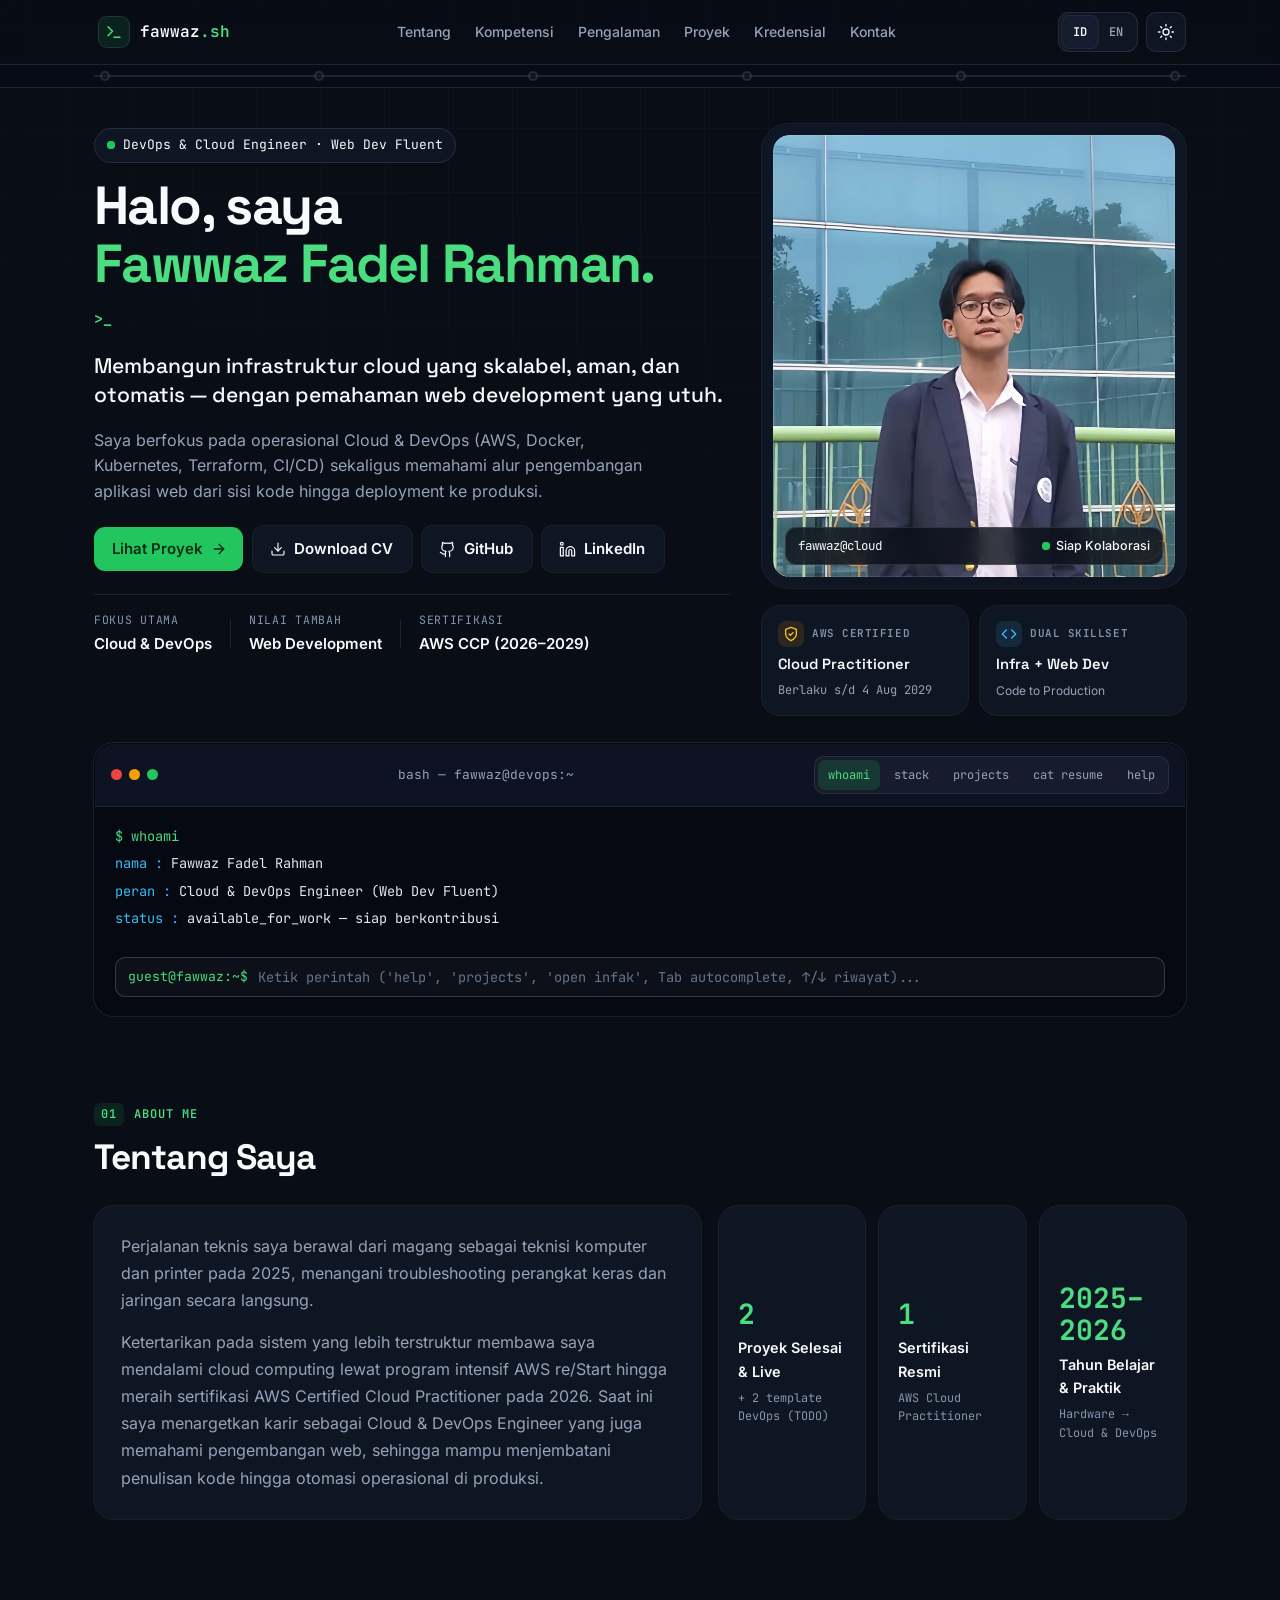
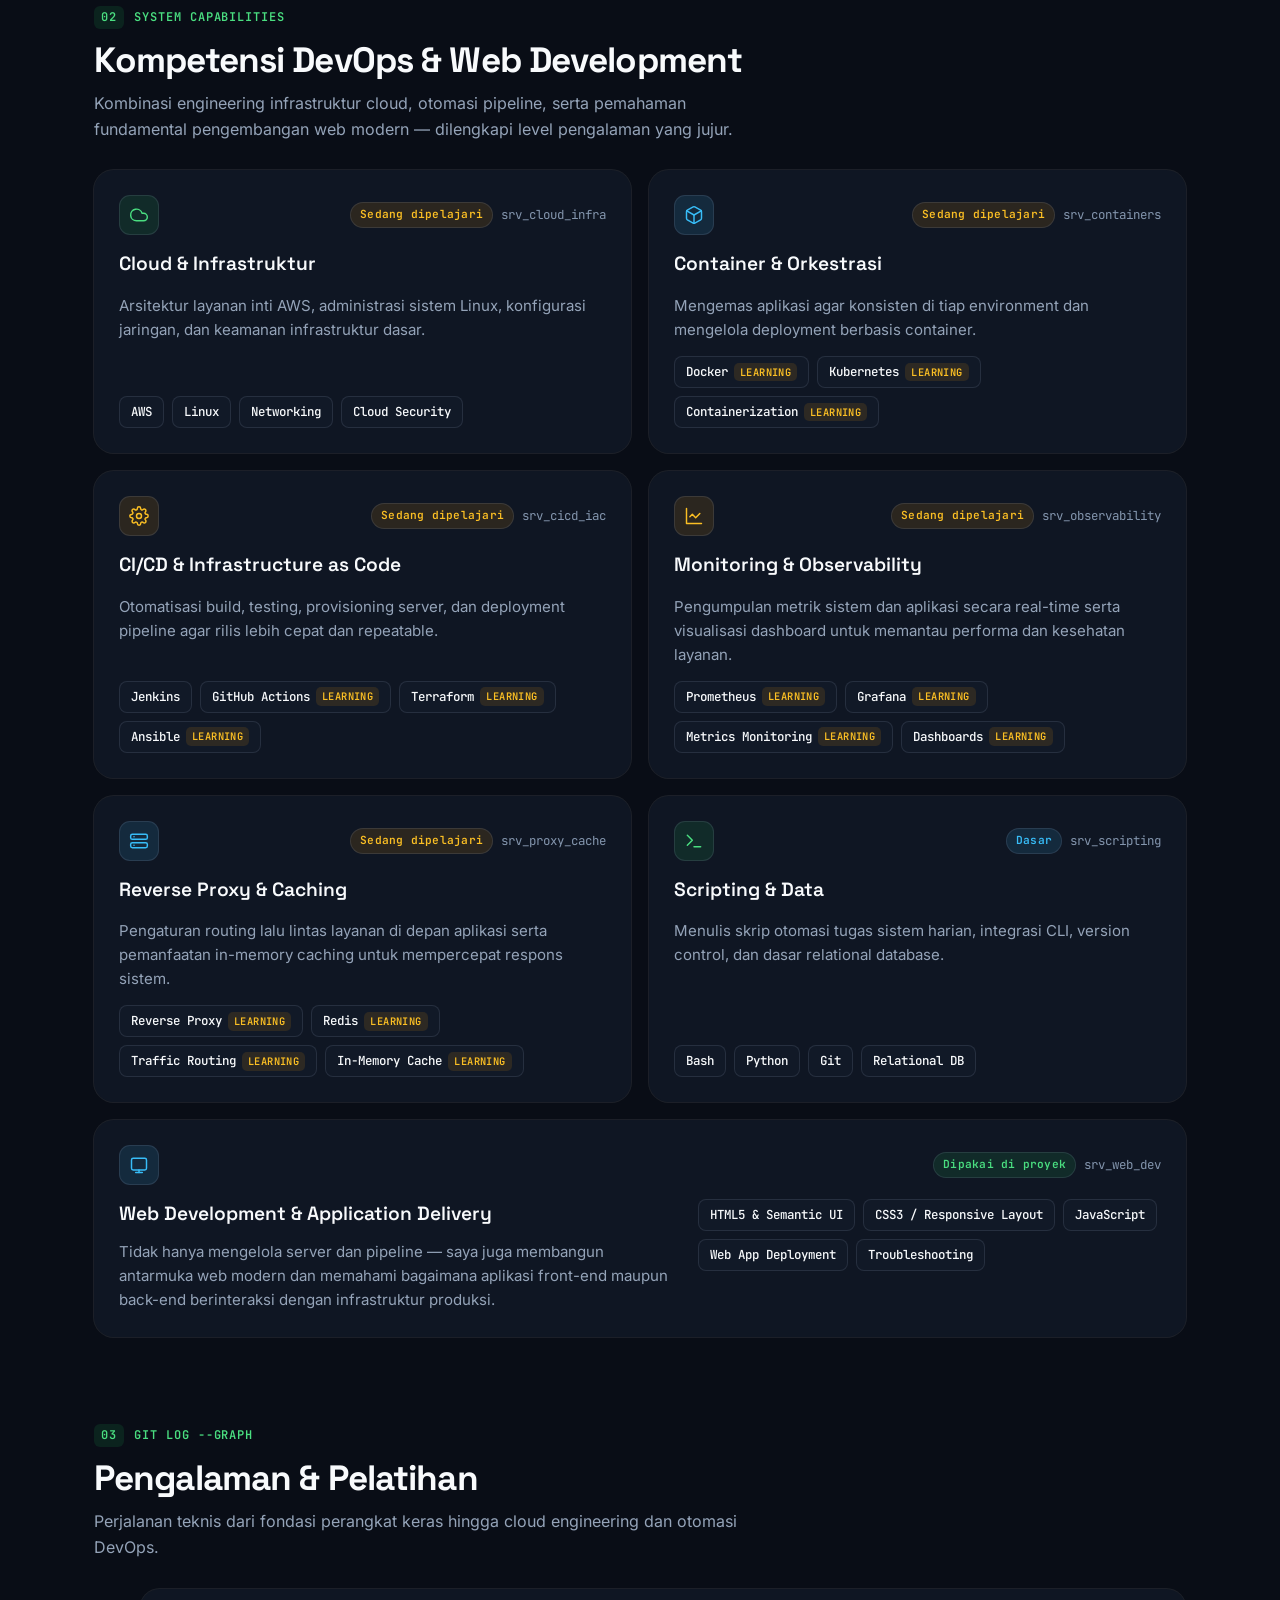
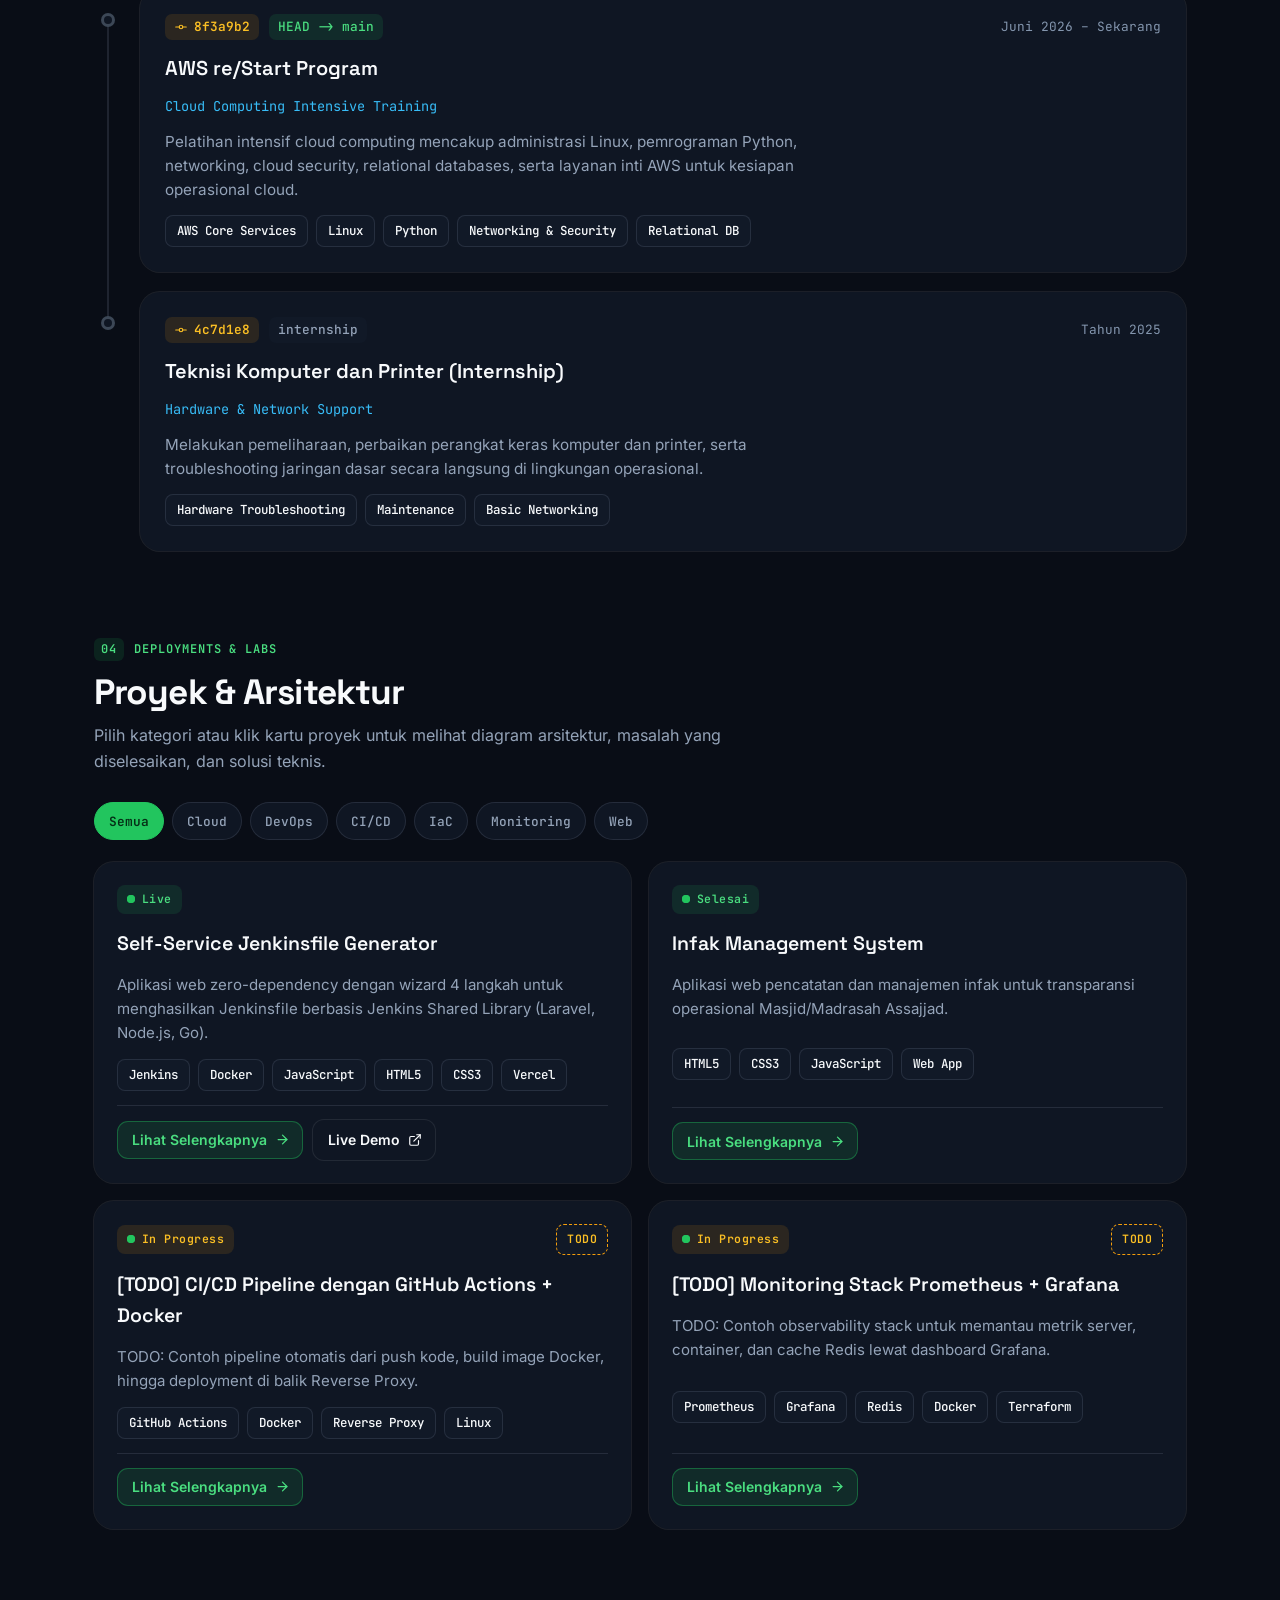
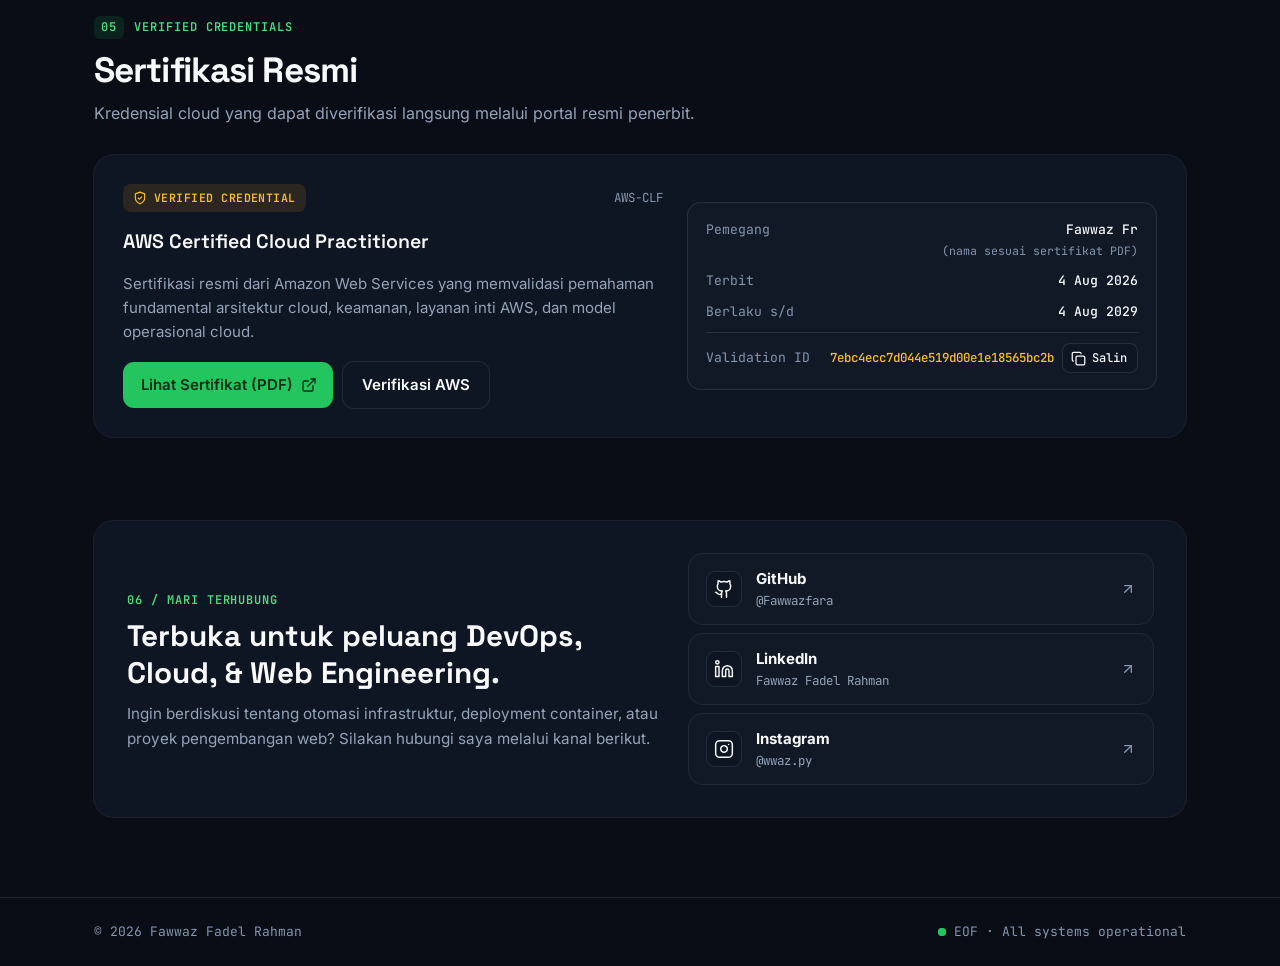
<file: fawwaz/index.html>
<!DOCTYPE html>
<html lang="id" data-theme="dark">
<head>
    <meta charset="UTF-8">
    <meta name="viewport" content="width=device-width, initial-scale=1.0">
    <title>Fawwaz Fadel Rahman — Cloud &amp; DevOps Engineer</title>
    <meta name="description" content="Portofolio Fawwaz Fadel Rahman — Cloud & DevOps Engineer dengan pemahaman web development. AWS Certified Cloud Practitioner.">
    <meta name="theme-color" content="#090D16">

    <!-- Open Graph -->
    <meta property="og:type" content="website">
    <meta property="og:title" content="Fawwaz Fadel Rahman — Cloud & DevOps Engineer">
    <meta property="og:description" content="Cloud & DevOps Engineer dengan pemahaman web development. AWS Certified Cloud Practitioner.">
    <meta property="og:image" content="images/og-image.png">
    <meta property="og:image:width" content="1200">
    <meta property="og:image:height" content="630">
    <meta property="og:locale" content="id_ID">

    <!-- Twitter Card -->
    <meta name="twitter:card" content="summary_large_image">
    <meta name="twitter:title" content="Fawwaz Fadel Rahman — Cloud & DevOps Engineer">
    <meta name="twitter:description" content="Cloud & DevOps Engineer dengan pemahaman web development. AWS Certified Cloud Practitioner.">
    <meta name="twitter:image" content="images/og-image.png">

    <!-- Favicon -->
    <link rel="icon" type="image/svg+xml" href="data:image/svg+xml,%3Csvg xmlns='http://www.w3.org/2000/svg' viewBox='0 0 32 32'%3E%3Crect width='32' height='32' rx='8' fill='%23090D16'/%3E%3Cpath d='M9 11l6 5-6 5M17 21h6' stroke='%2322C55E' stroke-width='2.5' stroke-linecap='round' stroke-linejoin='round' fill='none'/%3E%3C/svg%3E">

    <!-- Preload self-hosted fonts -->
    <link rel="preload" as="font" type="font/woff2" crossorigin href="fonts/space-grotesk-latin.woff2">
    <link rel="preload" as="font" type="font/woff2" crossorigin href="fonts/inter-latin.woff2">
    <link rel="preload" as="font" type="font/woff2" crossorigin href="fonts/jetbrains-mono-latin.woff2">

    <!-- Prevent theme flash on initial load -->
    <script>
        (function () {
            try {
                var saved = localStorage.getItem('fawwaz-theme');
                var theme = saved === 'light' || saved === 'dark' ? saved : 'dark';
                document.documentElement.setAttribute('data-theme', theme);
            } catch (e) {}
        })();
    </script>

    <!-- Structured Data (JSON-LD Person) -->
    <script type="application/ld+json">
    {
        "@context": "https://schema.org",
        "@type": "Person",
        "name": "Fawwaz Fadel Rahman",
        "alternateName": "Fawwaz Fr",
        "jobTitle": "Cloud & DevOps Engineer",
        "description": "Cloud & DevOps Engineer with web development capabilities. AWS Certified Cloud Practitioner.",
        "image": "images/fawwaz-800.webp",
        "sameAs": [
            "https://github.com/Fawwazfara",
            "https://www.linkedin.com/in/fawwaz-fadel-rahman-430360310/",
            "https://www.instagram.com/wwaz.py"
        ],
        "hasCredential": {
            "@type": "EducationalOccupationalCredential",
            "name": "AWS Certified Cloud Practitioner",
            "credentialCategory": "certification",
            "recognizedBy": {
                "@type": "Organization",
                "name": "Amazon Web Services (AWS)"
            }
        }
    }
    </script>

    <link rel="stylesheet" href="styles.css">
</head>
<body>
    <a href="#main-content" class="skip-link" data-i18n="skip">Lewati ke konten utama</a>

    <!-- TOP NAVIGATION -->
    <header class="navbar">
        <div class="nav-container">
            <a href="#hero" class="brand" aria-label="Fawwaz Fadel Rahman Home">
                <span class="brand-mark" aria-hidden="true">
                    <svg width="18" height="18" viewBox="0 0 24 24" fill="none" stroke="currentColor" stroke-width="2" stroke-linecap="round" stroke-linejoin="round">
                        <polyline points="4 17 10 11 4 5"></polyline>
                        <line x1="12" y1="19" x2="20" y2="19"></line>
                    </svg>
                </span>
                <span class="brand-text mono">fawwaz<span class="brand-accent">.sh</span></span>
            </a>

            <nav class="nav-links" aria-label="Navigasi utama">
                <a href="#about" class="nav-link" data-i18n="nav.about">Tentang</a>
                <a href="#stack" class="nav-link" data-i18n="nav.stack">Kompetensi</a>
                <a href="#experience" class="nav-link" data-i18n="nav.experience">Pengalaman</a>
                <a href="#projects" class="nav-link" data-i18n="nav.projects">Proyek</a>
                <a href="#credentials" class="nav-link" data-i18n="nav.credentials">Kredensial</a>
                <a href="#contact" class="nav-link" data-i18n="nav.contact">Kontak</a>
            </nav>

            <div class="nav-actions">
                <div class="lang-switch" role="group" aria-label="Pilih bahasa">
                    <button type="button" class="lang-btn active" data-lang="id" aria-pressed="true">ID</button>
                    <button type="button" class="lang-btn" data-lang="en" aria-pressed="false">EN</button>
                </div>

                <button type="button" class="icon-btn" id="theme-toggle" aria-label="Ubah tema tampilan" title="Toggle theme">
                    <span class="icon-swap-grid" aria-hidden="true">
                        <svg class="icon-swap-layer icon-sun" width="18" height="18" viewBox="0 0 24 24" fill="none" stroke="currentColor" stroke-width="1.75" stroke-linecap="round" stroke-linejoin="round">
                            <circle cx="12" cy="12" r="4"></circle>
                            <path d="M12 2v2M12 20v2M4.93 4.93l1.41 1.41M17.66 17.66l1.41 1.41M2 12h2M20 12h2M6.34 17.66l-1.41 1.41M19.07 4.93l-1.41 1.41"></path>
                        </svg>
                        <svg class="icon-swap-layer icon-moon" width="18" height="18" viewBox="0 0 24 24" fill="none" stroke="currentColor" stroke-width="1.75" stroke-linecap="round" stroke-linejoin="round">
                            <path d="M12 3a6 6 0 0 0 9 9 9 9 0 1 1-9-9Z"></path>
                        </svg>
                    </span>
                </button>

                <button type="button" class="icon-btn mobile-menu-btn" id="mobile-menu-toggle" aria-label="Buka menu navigasi" aria-expanded="false" aria-controls="mobile-drawer">
                    <svg width="20" height="20" viewBox="0 0 24 24" fill="none" stroke="currentColor" stroke-width="2" stroke-linecap="round" stroke-linejoin="round" aria-hidden="true">
                        <line x1="4" y1="7" x2="20" y2="7"></line>
                        <line x1="4" y1="12" x2="20" y2="12"></line>
                        <line x1="4" y1="17" x2="20" y2="17"></line>
                    </svg>
                </button>
            </div>
        </div>
        <div class="nav-pipeline" id="nav-pipeline" role="navigation" aria-label="Progress bagian halaman">
            <div class="nav-pipeline-inner">
                <div class="nav-pipeline-track" aria-hidden="true">
                    <div class="nav-pipeline-fill" id="scroll-progress"></div>
                </div>
                <div class="nav-pipeline-nodes">
                    <button type="button" class="pipeline-node is-upcoming" data-target="about" data-i18n-aria="pipelineNav.aboutAria" aria-label="Lompat ke bagian Tentang">
                        <span class="pipeline-node-dot" aria-hidden="true"></span>
                        <span class="pipeline-node-tooltip mono" data-i18n="nav.about">Tentang</span>
                    </button>
                    <button type="button" class="pipeline-node is-upcoming" data-target="stack" data-i18n-aria="pipelineNav.stackAria" aria-label="Lompat ke bagian Kompetensi">
                        <span class="pipeline-node-dot" aria-hidden="true"></span>
                        <span class="pipeline-node-tooltip mono" data-i18n="nav.stack">Kompetensi</span>
                    </button>
                    <button type="button" class="pipeline-node is-upcoming" data-target="experience" data-i18n-aria="pipelineNav.experienceAria" aria-label="Lompat ke bagian Pengalaman">
                        <span class="pipeline-node-dot" aria-hidden="true"></span>
                        <span class="pipeline-node-tooltip mono" data-i18n="nav.experience">Pengalaman</span>
                    </button>
                    <button type="button" class="pipeline-node is-upcoming" data-target="projects" data-i18n-aria="pipelineNav.projectsAria" aria-label="Lompat ke bagian Proyek">
                        <span class="pipeline-node-dot" aria-hidden="true"></span>
                        <span class="pipeline-node-tooltip mono" data-i18n="nav.projects">Proyek</span>
                    </button>
                    <button type="button" class="pipeline-node is-upcoming" data-target="credentials" data-i18n-aria="pipelineNav.credentialsAria" aria-label="Lompat ke bagian Kredensial">
                        <span class="pipeline-node-dot" aria-hidden="true"></span>
                        <span class="pipeline-node-tooltip mono" data-i18n="nav.credentials">Kredensial</span>
                    </button>
                    <button type="button" class="pipeline-node is-upcoming" data-target="contact" data-i18n-aria="pipelineNav.contactAria" aria-label="Lompat ke bagian Kontak">
                        <span class="pipeline-node-dot" aria-hidden="true"></span>
                        <span class="pipeline-node-tooltip mono" data-i18n="nav.contact">Kontak</span>
                    </button>
                </div>
            </div>
        </div>
    </header>

    <!-- MOBILE NAVIGATION DRAWER -->
    <div class="drawer-backdrop" id="drawer-backdrop" hidden></div>
    <aside class="mobile-drawer" id="mobile-drawer" aria-label="Menu mobile" aria-hidden="true">
        <div class="drawer-header">
            <span class="mono brand-text">fawwaz<span class="brand-accent">.sh</span></span>
            <button type="button" class="icon-btn" id="mobile-menu-close" aria-label="Tutup menu">
                <svg width="20" height="20" viewBox="0 0 24 24" fill="none" stroke="currentColor" stroke-width="2" stroke-linecap="round" stroke-linejoin="round" aria-hidden="true">
                    <line x1="18" y1="6" x2="6" y2="18"></line>
                    <line x1="6" y1="6" x2="18" y2="18"></line>
                </svg>
            </button>
        </div>
        <nav class="drawer-nav">
            <a href="#about" class="drawer-link" data-i18n="nav.about">Tentang</a>
            <a href="#stack" class="drawer-link" data-i18n="nav.stack">Kompetensi</a>
            <a href="#experience" class="drawer-link" data-i18n="nav.experience">Pengalaman</a>
            <a href="#projects" class="drawer-link" data-i18n="nav.projects">Proyek</a>
            <a href="#credentials" class="drawer-link" data-i18n="nav.credentials">Kredensial</a>
            <a href="#contact" class="drawer-link" data-i18n="nav.contact">Kontak</a>
        </nav>
        <div class="drawer-footer">
            <div class="status-pill">
                <span class="status-dot" aria-hidden="true"></span>
                <span class="mono" data-i18n="status.available">Available for work</span>
            </div>
        </div>
    </aside>

    <main id="main-content" class="container">

        <!-- HERO BENTO SECTION -->
        <section id="hero" class="hero-section">
            <div class="hero-grid">
                <!-- Grid Area: Top Intro (Badge + Title + Role Rotator) -->
                <div class="hero-intro stagger-item">
                    <div class="status-pill">
                        <span class="status-dot" aria-hidden="true"></span>
                        <span class="mono" data-i18n="hero.badge">DevOps &amp; Cloud Engineer · Web Dev Fluent</span>
                    </div>

                    <h1 class="hero-title">
                        <span data-i18n="hero.greeting">Halo, saya</span>
                        <span class="hero-name">Fawwaz Fadel Rahman.</span>
                    </h1>

                    <p class="hero-role-rotator mono">
                        <span class="rotator-prefix" aria-hidden="true">&gt;_</span>
                        <span id="role-rotator" class="rotator-value" aria-live="polite">Cloud Engineer</span>
                    </p>
                </div>

                <!-- Grid Area: Portrait Card (Left beside title on mobile, Right column on desktop) -->
                <figure class="surface-card portrait-card stagger-item">
                    <div class="portrait-frame">
                        <picture>
                            <source
                                type="image/webp"
                                srcset="images/fawwaz-400.webp 400w, images/fawwaz-800.webp 800w"
                                sizes="(max-width: 768px) 84px, 420px"
                            >
                            <img
                                src="images/fawwaz.jpg"
                                alt="Foto Fawwaz Fadel Rahman, Cloud dan DevOps Engineer"
                                class="portrait-img"
                                width="800"
                                height="926"
                                fetchpriority="high"
                                decoding="async"
                            >
                        </picture>
                        <figcaption class="portrait-caption">
                            <span class="mono caption-tag">fawwaz@cloud</span>
                            <span class="caption-badge">
                                <span class="status-dot" aria-hidden="true"></span>
                                <span data-i18n="portrait.status">Siap Kolaborasi</span>
                            </span>
                        </figcaption>
                    </div>
                </figure>

                <!-- Grid Area: Body Copy, Actions & Metrics -->
                <div class="hero-body">
                    <p class="hero-subtitle stagger-item" data-i18n="hero.headline">
                        Membangun infrastruktur cloud yang skalabel, aman, dan otomatis — dengan pemahaman web development yang utuh.
                    </p>

                    <p class="hero-desc stagger-item" data-i18n="hero.desc">
                        Saya berfokus pada operasional Cloud &amp; DevOps (AWS, Docker, Kubernetes, Terraform, CI/CD) sekaligus memahami alur pengembangan aplikasi web dari sisi kode hingga deployment ke produksi.
                    </p>

                    <div class="hero-actions stagger-item">
                        <a href="#projects" class="btn btn-primary btn-trailing-icon">
                            <span data-i18n="hero.ctaPrimary">Lihat Proyek</span>
                            <svg width="16" height="16" viewBox="0 0 24 24" fill="none" stroke="currentColor" stroke-width="2" stroke-linecap="round" stroke-linejoin="round" aria-hidden="true">
                                <line x1="5" y1="12" x2="19" y2="12"></line>
                                <polyline points="12 5 19 12 12 19"></polyline>
                            </svg>
                        </a>

                        <!-- TODO: Taruh file cv.pdf di folder root portofolio agar tombol Download CV mengunduh CV asli Anda -->
                        <a href="cv.pdf" download class="btn btn-secondary btn-leading-icon" id="download-cv-btn">
                            <svg width="16" height="16" viewBox="0 0 24 24" fill="none" stroke="currentColor" stroke-width="1.75" stroke-linecap="round" stroke-linejoin="round" aria-hidden="true">
                                <path d="M21 15v4a2 2 0 0 1-2 2H5a2 2 0 0 1-2-2v-4"></path>
                                <polyline points="7 10 12 15 17 10"></polyline>
                                <line x1="12" y1="15" x2="12" y2="3"></line>
                            </svg>
                            <span data-i18n="hero.downloadCv">Download CV</span>
                        </a>

                        <div class="hero-social-group">
                            <a href="https://github.com/Fawwazfara" target="_blank" rel="noopener noreferrer" class="btn btn-secondary btn-leading-icon btn-social-compact" aria-label="GitHub Fawwazfara">
                                <svg width="17" height="17" viewBox="0 0 24 24" fill="none" stroke="currentColor" stroke-width="1.75" stroke-linecap="round" stroke-linejoin="round" aria-hidden="true">
                                    <path d="M15 22v-4a4.8 4.8 0 0 0-1-3.5c3 0 6-2 6-5.5.08-1.25-.27-2.48-1-3.5.28-1.15.28-2.35 0-3.5 0 0-1 0-3 1.5-2.64-.5-5.36-.5-8 0C6 2 5 2 5 2c-.3 1.15-.3 2.35 0 3.5A5.403 5.403 0 0 0 4 9c0 3.5 3 5.5 6 5.5-.39.49-.68 1.05-.85 1.65-.17.6-.22 1.23-.15 1.85v4"></path>
                                    <path d="M9 18c-4.51 2-5-2-7-2"></path>
                                </svg>
                                <span class="btn-social-label">GitHub</span>
                            </a>
                            <a href="https://www.linkedin.com/in/fawwaz-fadel-rahman-430360310/" target="_blank" rel="noopener noreferrer" class="btn btn-secondary btn-leading-icon btn-social-compact" aria-label="LinkedIn Fawwaz Fadel Rahman">
                                <svg width="17" height="17" viewBox="0 0 24 24" fill="none" stroke="currentColor" stroke-width="1.75" stroke-linecap="round" stroke-linejoin="round" aria-hidden="true">
                                    <path d="M16 8a6 6 0 0 1 6 6v7h-4v-7a2 2 0 0 0-2-2 2 2 0 0 0-2 2v7h-4v-7a6 6 0 0 1 6-6z"></path>
                                    <rect width="4" height="12" x="2" y="9"></rect>
                                    <circle cx="4" cy="4" r="2"></circle>
                                </svg>
                                <span class="btn-social-label">LinkedIn</span>
                            </a>
                        </div>
                    </div>

                    <!-- Quick Metrics Strip -->
                    <div class="hero-metrics stagger-item">
                        <div class="metric-item">
                            <span class="metric-label mono" data-i18n="metric.focusLabel">Fokus Utama</span>
                            <span class="metric-value" data-i18n="metric.focusVal">Cloud &amp; DevOps</span>
                        </div>
                        <div class="metric-divider" aria-hidden="true"></div>
                        <div class="metric-item">
                            <span class="metric-label mono" data-i18n="metric.bridgeLabel">Nilai Tambah</span>
                            <span class="metric-value" data-i18n="metric.bridgeVal">Web Development</span>
                        </div>
                        <div class="metric-divider" aria-hidden="true"></div>
                        <div class="metric-item">
                            <span class="metric-label mono" data-i18n="metric.certLabel">Sertifikasi</span>
                            <span class="metric-value">AWS CCP (2026–2029)</span>
                        </div>
                    </div>
                </div>

                <!-- Grid Area: Two Mini Bento Cards -->
                <div class="hero-mini-grid stagger-item">
                    <a href="#credentials" class="surface-card mini-card mini-card-interactive">
                        <div class="mini-card-top">
                            <span class="mini-icon mini-icon-amber" aria-hidden="true">
                                <svg width="16" height="16" viewBox="0 0 24 24" fill="none" stroke="currentColor" stroke-width="2" stroke-linecap="round" stroke-linejoin="round">
                                    <path d="M12 22s8-4 8-10V5l-8-3-8 3v7c0 6 8 10 8 10z"></path>
                                    <path d="m9 12 2 2 4-4"></path>
                                </svg>
                            </span>
                            <span class="mono mini-kicker">AWS CERTIFIED</span>
                        </div>
                        <p class="mini-title">Cloud Practitioner</p>
                        <p class="mini-sub mono" data-i18n="mini.certSub">Berlaku s/d 4 Aug 2029</p>
                    </a>

                    <a href="#stack" class="surface-card mini-card mini-card-interactive">
                        <div class="mini-card-top">
                            <span class="mini-icon mini-icon-cyan" aria-hidden="true">
                                <svg width="16" height="16" viewBox="0 0 24 24" fill="none" stroke="currentColor" stroke-width="2" stroke-linecap="round" stroke-linejoin="round">
                                    <polyline points="16 18 22 12 16 6"></polyline>
                                    <polyline points="8 6 2 12 8 18"></polyline>
                                </svg>
                            </span>
                            <span class="mono mini-kicker" data-i18n="mini.bridgeKicker">DUAL SKILLSET</span>
                        </div>
                        <p class="mini-title" data-i18n="mini.bridgeTitle">Infra + Web Dev</p>
                        <p class="mini-sub" data-i18n="mini.bridgeSub">Code to Production</p>
                    </a>
                </div>
            </div>

            <!-- Interactive CLI Console -->
            <div class="surface-card cli-panel" aria-label="Terminal profil interaktif">
                <div class="cli-header">
                    <div class="cli-dots" aria-hidden="true">
                        <span class="cli-dot dot-red"></span>
                        <span class="cli-dot dot-amber"></span>
                        <span class="cli-dot dot-green"></span>
                    </div>
                    <span class="cli-title mono">bash — fawwaz@devops:~</span>
                    <div class="cli-presets" role="group" aria-label="Perintah cepat terminal">
                        <button type="button" class="cli-preset active" data-cmd="whoami" aria-pressed="true">whoami</button>
                        <button type="button" class="cli-preset" data-cmd="stack" aria-pressed="false">stack</button>
                        <button type="button" class="cli-preset" data-cmd="projects" aria-pressed="false">projects</button>
                        <button type="button" class="cli-preset" data-cmd="cat resume" aria-pressed="false">cat resume</button>
                        <button type="button" class="cli-preset" data-cmd="help" aria-pressed="false">help</button>
                    </div>
                </div>
                <div class="cli-body mono">
                    <div class="cli-output" id="cli-output" aria-live="polite"></div>
                    <form class="cli-input-row" id="cli-form">
                        <label for="cli-input" class="sr-only" data-i18n="cli.label">Masukkan perintah terminal</label>
                        <span class="cli-prompt" aria-hidden="true">guest@fawwaz:~$</span>
                        <input
                            id="cli-input"
                            type="text"
                            class="cli-input mono"
                            autocomplete="off"
                            spellcheck="false"
                            placeholder="Ketik perintah ('help', 'projects', 'open infak', Tab autocomplete, ↑/↓ riwayat)..."
                            data-i18n-placeholder="cli.placeholder"
                        >
                    </form>
                </div>
            </div>
        </section>

        <!-- SECTION 01: TENTANG SAYA -->
        <section id="about" class="section">
            <div class="section-header">
                <div class="section-eyebrow mono">
                    <span class="eyebrow-index">01</span>
                    <span data-i18n="about.eyebrow">ABOUT ME</span>
                </div>
                <h2 class="section-title" data-i18n="about.title">Tentang Saya</h2>
            </div>

            <div class="about-grid">
                <article class="surface-card about-card">
                    <p class="about-text" data-i18n="about.p1">
                        Perjalanan teknis saya berawal dari magang sebagai teknisi komputer dan printer pada 2025, menangani troubleshooting perangkat keras dan jaringan secara langsung.
                    </p>
                    <p class="about-text" data-i18n="about.p2">
                        Ketertarikan pada sistem yang lebih terstruktur membawa saya mendalami cloud computing lewat program intensif AWS re/Start hingga meraih sertifikasi AWS Certified Cloud Practitioner pada 2026. Saat ini saya menargetkan karir sebagai Cloud &amp; DevOps Engineer yang juga memahami pengembangan web, sehingga mampu menjembatani penulisan kode hingga otomasi operasional di produksi.
                    </p>
                </article>

                <div class="about-stats-grid">
                    <div class="surface-card about-stat-card">
                        <span class="about-stat-value mono" id="about-project-count">2</span>
                        <span class="about-stat-label" data-i18n="about.statProjectsLabel">Proyek Selesai &amp; Live</span>
                        <span class="about-stat-note mono" data-i18n="about.statProjectsNote">+ 2 template DevOps (TODO)</span>
                    </div>
                    <div class="surface-card about-stat-card">
                        <span class="about-stat-value mono">1</span>
                        <span class="about-stat-label" data-i18n="about.statCertLabel">Sertifikasi Resmi</span>
                        <span class="about-stat-note mono">AWS Cloud Practitioner</span>
                    </div>
                    <div class="surface-card about-stat-card">
                        <span class="about-stat-value mono">2025–2026</span>
                        <span class="about-stat-label" data-i18n="about.statYearsLabel">Tahun Belajar &amp; Praktik</span>
                        <span class="about-stat-note mono" data-i18n="about.statYearsNote">Hardware → Cloud &amp; DevOps</span>
                    </div>
                </div>
            </div>
        </section>

        <!-- SECTION 02: COMPETENCIES & INTERACTIVE CI/CD PIPELINE -->
        <section id="stack" class="section">
            <div class="section-header">
                <div class="section-eyebrow mono">
                    <span class="eyebrow-index">02</span>
                    <span data-i18n="stack.eyebrow">SYSTEM CAPABILITIES</span>
                </div>
                <h2 class="section-title" data-i18n="stack.title">Kompetensi DevOps &amp; Web Development</h2>
                <p class="section-subtitle" data-i18n="stack.subtitle">
                    Kombinasi engineering infrastruktur cloud, otomasi pipeline, serta pemahaman fundamental pengembangan web modern — dilengkapi level pengalaman yang jujur.
                </p>
            </div>

            <div class="bento-stack-grid">
                <!-- Card 1: Cloud & Infrastructure -->
                <article class="surface-card stack-card">
                    <div class="stack-card-head">
                        <span class="stack-icon-box accent-green" aria-hidden="true">
                            <svg width="20" height="20" viewBox="0 0 24 24" fill="none" stroke="currentColor" stroke-width="1.75" stroke-linecap="round" stroke-linejoin="round">
                                <path d="M17.5 19H9a7 7 0 1 1 6.71-9h1.79a4.5 4.5 0 1 1 0 9Z"></path>
                            </svg>
                        </span>
                        <div class="stack-head-meta">
                            <span class="level-badge level-learning mono" data-i18n="level.learning">Sedang dipelajari</span>
                            <span class="mono stack-code">srv_cloud_infra</span>
                        </div>
                    </div>
                    <h3 class="stack-title" data-i18n="stack.c1Title">Cloud &amp; Infrastruktur</h3>
                    <p class="stack-desc" data-i18n="stack.c1Desc">
                        Arsitektur layanan inti AWS, administrasi sistem Linux, konfigurasi jaringan, dan keamanan infrastruktur dasar.
                    </p>
                    <ul class="tag-list">
                        <li class="tech-tag">AWS</li>
                        <li class="tech-tag">Linux</li>
                        <li class="tech-tag">Networking</li>
                        <li class="tech-tag">Cloud Security</li>
                    </ul>
                </article>

                <!-- Card 2: Containers & Orchestration -->
                <article class="surface-card stack-card">
                    <div class="stack-card-head">
                        <span class="stack-icon-box accent-cyan" aria-hidden="true">
                            <svg width="20" height="20" viewBox="0 0 24 24" fill="none" stroke="currentColor" stroke-width="1.75" stroke-linecap="round" stroke-linejoin="round">
                                <path d="M21 8a2 2 0 0 0-1-1.73l-7-4a2 2 0 0 0-2 0l-7 4A2 2 0 0 0 3 8v8a2 2 0 0 0 1 1.73l7 4a2 2 0 0 0 2 0l7-4A2 2 0 0 0 21 16Z"></path>
                                <path d="m3.3 7 8.7 5 8.7-5"></path>
                                <path d="M12 22V12"></path>
                            </svg>
                        </span>
                        <div class="stack-head-meta">
                            <span class="level-badge level-learning mono" data-i18n="level.learning">Sedang dipelajari</span>
                            <span class="mono stack-code">srv_containers</span>
                        </div>
                    </div>
                    <h3 class="stack-title" data-i18n="stack.c2Title">Container &amp; Orkestrasi</h3>
                    <p class="stack-desc" data-i18n="stack.c2Desc">
                        Mengemas aplikasi agar konsisten di tiap environment dan mengelola deployment berbasis container.
                    </p>
                    <ul class="tag-list">
                        <li class="tech-tag tech-tag-learning">Docker <span class="tag-learning-chip" data-i18n="stack.learningBadge">learning</span></li>
                        <li class="tech-tag tech-tag-learning">Kubernetes <span class="tag-learning-chip" data-i18n="stack.learningBadge">learning</span></li>
                        <li class="tech-tag tech-tag-learning">Containerization <span class="tag-learning-chip" data-i18n="stack.learningBadge">learning</span></li>
                    </ul>
                </article>

                <!-- Card 3: CI/CD & IaC Automation -->
                <article class="surface-card stack-card">
                    <div class="stack-card-head">
                        <span class="stack-icon-box accent-amber" aria-hidden="true">
                            <svg width="20" height="20" viewBox="0 0 24 24" fill="none" stroke="currentColor" stroke-width="1.75" stroke-linecap="round" stroke-linejoin="round">
                                <circle cx="12" cy="12" r="3"></circle>
                                <path d="M19.4 15a1.65 1.65 0 0 0 .33 1.82l.06.06a2 2 0 0 1 0 2.83 2 2 0 0 1-2.83 0l-.06-.06a1.65 1.65 0 0 0-1.82-.33 1.65 1.65 0 0 0-1 1.51V21a2 2 0 0 1-2 2 2 2 0 0 1-2-2v-.09A1.65 1.65 0 0 0 9 19.4a1.65 1.65 0 0 0-1.82.33l-.06.06a2 2 0 0 1-2.83 0 2 2 0 0 1 0-2.83l.06-.06a1.65 1.65 0 0 0 .33-1.82 1.65 1.65 0 0 0-1.51-1H3a2 2 0 0 1-2-2 2 2 0 0 1 2-2h.09A1.65 1.65 0 0 0 4.6 9a1.65 1.65 0 0 0-.33-1.82l-.06-.06a2 2 0 0 1 0-2.83 2 2 0 0 1 2.83 0l.06.06a1.65 1.65 0 0 0 1.82.33H9a1.65 1.65 0 0 0 1-1.51V3a2 2 0 0 1 2-2 2 2 0 0 1 2 2v.09a1.65 1.65 0 0 0 1 1.51 1.65 1.65 0 0 0 1.82-.33l.06-.06a2 2 0 0 1 2.83 0 2 2 0 0 1 0 2.83l-.06.06a1.65 1.65 0 0 0-.33 1.82V9a1.65 1.65 0 0 0 1.51 1H21a2 2 0 0 1 2 2 2 2 0 0 1-2 2h-.09a1.65 1.65 0 0 0-1.51 1Z"></path>
                            </svg>
                        </span>
                        <div class="stack-head-meta">
                            <span class="level-badge level-learning mono" data-i18n="level.learning">Sedang dipelajari</span>
                            <span class="mono stack-code">srv_cicd_iac</span>
                        </div>
                    </div>
                    <h3 class="stack-title" data-i18n="stack.c3Title">CI/CD &amp; Infrastructure as Code</h3>
                    <p class="stack-desc" data-i18n="stack.c3Desc">
                        Otomatisasi build, testing, provisioning server, dan deployment pipeline agar rilis lebih cepat dan repeatable.
                    </p>
                    <ul class="tag-list">
                        <li class="tech-tag">Jenkins</li>
                        <li class="tech-tag tech-tag-learning">GitHub Actions <span class="tag-learning-chip" data-i18n="stack.learningBadge">learning</span></li>
                        <li class="tech-tag tech-tag-learning">Terraform <span class="tag-learning-chip" data-i18n="stack.learningBadge">learning</span></li>
                        <li class="tech-tag tech-tag-learning">Ansible <span class="tag-learning-chip" data-i18n="stack.learningBadge">learning</span></li>
                    </ul>
                </article>

                <!-- Card 4: Monitoring & Observability -->
                <article class="surface-card stack-card">
                    <div class="stack-card-head">
                        <span class="stack-icon-box accent-amber" aria-hidden="true">
                            <svg width="20" height="20" viewBox="0 0 24 24" fill="none" stroke="currentColor" stroke-width="1.75" stroke-linecap="round" stroke-linejoin="round">
                                <path d="M3 3v18h18"></path>
                                <path d="m19 9-5 5-4-4-3 3"></path>
                            </svg>
                        </span>
                        <div class="stack-head-meta">
                            <span class="level-badge level-learning mono" data-i18n="level.learning">Sedang dipelajari</span>
                            <span class="mono stack-code">srv_observability</span>
                        </div>
                    </div>
                    <h3 class="stack-title" data-i18n="stack.c6Title">Monitoring &amp; Observability</h3>
                    <p class="stack-desc" data-i18n="stack.c6Desc">
                        Pengumpulan metrik sistem dan aplikasi secara real-time serta visualisasi dashboard untuk memantau performa dan kesehatan layanan.
                    </p>
                    <ul class="tag-list">
                        <li class="tech-tag tech-tag-learning">Prometheus <span class="tag-learning-chip" data-i18n="stack.learningBadge">learning</span></li>
                        <li class="tech-tag tech-tag-learning">Grafana <span class="tag-learning-chip" data-i18n="stack.learningBadge">learning</span></li>
                        <li class="tech-tag tech-tag-learning">Metrics Monitoring <span class="tag-learning-chip" data-i18n="stack.learningBadge">learning</span></li>
                        <li class="tech-tag tech-tag-learning">Dashboards <span class="tag-learning-chip" data-i18n="stack.learningBadge">learning</span></li>
                    </ul>
                </article>

                <!-- Card 5: Reverse Proxy & Caching -->
                <article class="surface-card stack-card">
                    <div class="stack-card-head">
                        <span class="stack-icon-box accent-cyan" aria-hidden="true">
                            <svg width="20" height="20" viewBox="0 0 24 24" fill="none" stroke="currentColor" stroke-width="1.75" stroke-linecap="round" stroke-linejoin="round">
                                <rect x="2" y="4" width="20" height="6" rx="2"></rect>
                                <rect x="2" y="14" width="20" height="6" rx="2"></rect>
                                <line x1="6" y1="7" x2="6.01" y2="7"></line>
                                <line x1="6" y1="17" x2="6.01" y2="17"></line>
                            </svg>
                        </span>
                        <div class="stack-head-meta">
                            <span class="level-badge level-learning mono" data-i18n="level.learning">Sedang dipelajari</span>
                            <span class="mono stack-code">srv_proxy_cache</span>
                        </div>
                    </div>
                    <h3 class="stack-title" data-i18n="stack.c7Title">Reverse Proxy &amp; Caching</h3>
                    <p class="stack-desc" data-i18n="stack.c7Desc">
                        Pengaturan routing lalu lintas layanan di depan aplikasi serta pemanfaatan in-memory caching untuk mempercepat respons sistem.
                    </p>
                    <ul class="tag-list">
                        <li class="tech-tag tech-tag-learning">Reverse Proxy <span class="tag-learning-chip" data-i18n="stack.learningBadge">learning</span></li>
                        <li class="tech-tag tech-tag-learning">Redis <span class="tag-learning-chip" data-i18n="stack.learningBadge">learning</span></li>
                        <li class="tech-tag tech-tag-learning">Traffic Routing <span class="tag-learning-chip" data-i18n="stack.learningBadge">learning</span></li>
                        <li class="tech-tag tech-tag-learning">In-Memory Cache <span class="tag-learning-chip" data-i18n="stack.learningBadge">learning</span></li>
                    </ul>
                </article>

                <!-- Card 6: Scripting & Databases -->
                <article class="surface-card stack-card">
                    <div class="stack-card-head">
                        <span class="stack-icon-box accent-green" aria-hidden="true">
                            <svg width="20" height="20" viewBox="0 0 24 24" fill="none" stroke="currentColor" stroke-width="1.75" stroke-linecap="round" stroke-linejoin="round">
                                <polyline points="4 17 10 11 4 5"></polyline>
                                <line x1="12" y1="19" x2="20" y2="19"></line>
                            </svg>
                        </span>
                        <div class="stack-head-meta">
                            <span class="level-badge level-basic mono" data-i18n="level.basic">Dasar</span>
                            <span class="mono stack-code">srv_scripting</span>
                        </div>
                    </div>
                    <h3 class="stack-title" data-i18n="stack.c4Title">Scripting &amp; Data</h3>
                    <p class="stack-desc" data-i18n="stack.c4Desc">
                        Menulis skrip otomasi tugas sistem harian, integrasi CLI, version control, dan dasar relational database.
                    </p>
                    <ul class="tag-list">
                        <li class="tech-tag">Bash</li>
                        <li class="tech-tag">Python</li>
                        <li class="tech-tag">Git</li>
                        <li class="tech-tag">Relational DB</li>
                    </ul>
                </article>

                <!-- Card 7: Wide Card — Web Development Bridge (Fixed 2-column layout) -->
                <article class="surface-card stack-card stack-card-wide">
                    <div class="stack-card-head">
                        <span class="stack-icon-box accent-cyan" aria-hidden="true">
                            <svg width="20" height="20" viewBox="0 0 24 24" fill="none" stroke="currentColor" stroke-width="1.75" stroke-linecap="round" stroke-linejoin="round">
                                <rect width="18" height="14" x="3" y="4" rx="2"></rect>
                                <line x1="8" y1="21" x2="16" y2="21"></line>
                                <line x1="12" y1="18" x2="12" y2="21"></line>
                            </svg>
                        </span>
                        <div class="stack-head-meta">
                            <span class="level-badge level-proven mono" data-i18n="level.proven">Dipakai di proyek</span>
                            <span class="mono stack-code">srv_web_dev</span>
                        </div>
                    </div>
                    <div class="stack-wide-inner">
                        <div class="stack-wide-text">
                            <h3 class="stack-title" data-i18n="stack.c5Title">Web Development &amp; Application Delivery</h3>
                            <p class="stack-desc" data-i18n="stack.c5Desc">
                                Tidak hanya mengelola server dan pipeline — saya juga membangun antarmuka web modern dan memahami bagaimana aplikasi front-end maupun back-end berinteraksi dengan infrastruktur produksi.
                            </p>
                        </div>
                        <ul class="tag-list tag-list-wide">
                            <li class="tech-tag">HTML5 &amp; Semantic UI</li>
                            <li class="tech-tag">CSS3 / Responsive Layout</li>
                            <li class="tech-tag">JavaScript</li>
                            <li class="tech-tag">Web App Deployment</li>
                            <li class="tech-tag">Troubleshooting</li>
                        </ul>
                    </div>
                </article>
            </div>
        </section>

        <!-- SECTION 03: EXPERIENCE TIMELINE -->
        <section id="experience" class="section">
            <div class="section-header">
                <div class="section-eyebrow mono">
                    <span class="eyebrow-index">03</span>
                    <span data-i18n="exp.eyebrow">GIT LOG --GRAPH</span>
                </div>
                <h2 class="section-title" data-i18n="exp.title">Pengalaman &amp; Pelatihan</h2>
                <p class="section-subtitle" data-i18n="exp.subtitle">
                    Perjalanan teknis dari fondasi perangkat keras hingga cloud engineering dan otomasi DevOps.
                </p>
            </div>

            <div class="timeline-list" id="experience-timeline">
                <div class="timeline-track-bg" id="timeline-track-bg" aria-hidden="true">
                    <div class="timeline-track-fill" id="timeline-track-fill"></div>
                </div>

                <!-- Entry 1 -->
                <article class="timeline-item">
                    <div class="timeline-rail" aria-hidden="true">
                        <span class="timeline-node"></span>
                    </div>
                    <div class="surface-card timeline-card">
                        <div class="timeline-meta mono">
                            <span class="commit-badge">
                                <svg width="14" height="14" viewBox="0 0 24 24" fill="none" stroke="currentColor" stroke-width="2" stroke-linecap="round" stroke-linejoin="round" aria-hidden="true">
                                    <circle cx="12" cy="12" r="3"></circle>
                                    <line x1="3" y1="12" x2="9" y2="12"></line>
                                    <line x1="15" y1="12" x2="21" y2="12"></line>
                                </svg>
                                8f3a9b2
                            </span>
                            <span class="branch-badge">HEAD -&gt; main</span>
                            <time class="timeline-date" data-i18n="exp.e1Date">Juni 2026 – Sekarang</time>
                        </div>
                        <h3 class="timeline-title">AWS re/Start Program</h3>
                        <p class="timeline-role mono" data-i18n="exp.e1Role">Cloud Computing Intensive Training</p>
                        <p class="timeline-desc" data-i18n="exp.e1Desc">
                            Pelatihan intensif cloud computing mencakup administrasi Linux, pemrograman Python, networking, cloud security, relational databases, serta layanan inti AWS untuk kesiapan operasional cloud.
                        </p>
                        <ul class="tag-list">
                            <li class="tech-tag">AWS Core Services</li>
                            <li class="tech-tag">Linux</li>
                            <li class="tech-tag">Python</li>
                            <li class="tech-tag">Networking &amp; Security</li>
                            <li class="tech-tag">Relational DB</li>
                        </ul>
                    </div>
                </article>

                <!-- Entry 2 -->
                <article class="timeline-item">
                    <div class="timeline-rail" aria-hidden="true">
                        <span class="timeline-node"></span>
                    </div>
                    <div class="surface-card timeline-card">
                        <div class="timeline-meta mono">
                            <span class="commit-badge">
                                <svg width="14" height="14" viewBox="0 0 24 24" fill="none" stroke="currentColor" stroke-width="2" stroke-linecap="round" stroke-linejoin="round" aria-hidden="true">
                                    <circle cx="12" cy="12" r="3"></circle>
                                    <line x1="3" y1="12" x2="9" y2="12"></line>
                                    <line x1="15" y1="12" x2="21" y2="12"></line>
                                </svg>
                                4c7d1e8
                            </span>
                            <span class="branch-badge branch-muted">internship</span>
                            <time class="timeline-date" data-i18n="exp.e2Date">Tahun 2025</time>
                        </div>
                        <h3 class="timeline-title" data-i18n="exp.e2Title">Teknisi Komputer dan Printer (Internship)</h3>
                        <p class="timeline-role mono" data-i18n="exp.e2Role">Hardware &amp; Network Support</p>
                        <p class="timeline-desc" data-i18n="exp.e2Desc">
                            Melakukan pemeliharaan, perbaikan perangkat keras komputer dan printer, serta troubleshooting jaringan dasar secara langsung di lingkungan operasional.
                        </p>
                        <ul class="tag-list">
                            <li class="tech-tag">Hardware Troubleshooting</li>
                            <li class="tech-tag">Maintenance</li>
                            <li class="tech-tag">Basic Networking</li>
                        </ul>
                    </div>
                </article>
            </div>
        </section>

        <!-- SECTION 04: PROJECTS (FILTERABLE GRID + ARCHITECTURE MODAL) -->
        <section id="projects" class="section">
            <div class="section-header">
                <div class="section-eyebrow mono">
                    <span class="eyebrow-index">04</span>
                    <span data-i18n="proj.eyebrow">DEPLOYMENTS &amp; LABS</span>
                </div>
                <h2 class="section-title" data-i18n="proj.title">Proyek &amp; Arsitektur</h2>
                <p class="section-subtitle" data-i18n="proj.subtitle">
                    Pilih kategori atau klik kartu proyek untuk melihat diagram arsitektur, masalah yang diselesaikan, dan solusi teknis.
                </p>
            </div>

            <div class="project-filters" id="project-filters" role="toolbar" aria-label="Filter proyek berdasarkan kategori">
                <button type="button" class="filter-chip active" data-filter="all" aria-pressed="true" data-i18n="filter.all">Semua</button>
                <button type="button" class="filter-chip" data-filter="Cloud" aria-pressed="false">Cloud</button>
                <button type="button" class="filter-chip" data-filter="DevOps" aria-pressed="false">DevOps</button>
                <button type="button" class="filter-chip" data-filter="CI/CD" aria-pressed="false">CI/CD</button>
                <button type="button" class="filter-chip" data-filter="IaC" aria-pressed="false">IaC</button>
                <button type="button" class="filter-chip" data-filter="Monitoring" aria-pressed="false">Monitoring</button>
                <button type="button" class="filter-chip" data-filter="Web" aria-pressed="false">Web</button>
            </div>

            <div class="projects-grid" id="projects-grid" aria-live="polite"></div>
        </section>

        <!-- SECTION 05: CREDENTIALS (SEPARATE FROM PROJECTS) -->
        <section id="credentials" class="section">
            <div class="section-header">
                <div class="section-eyebrow mono">
                    <span class="eyebrow-index">05</span>
                    <span data-i18n="cred.eyebrow">VERIFIED CREDENTIALS</span>
                </div>
                <h2 class="section-title" data-i18n="cred.title">Sertifikasi Resmi</h2>
                <p class="section-subtitle" data-i18n="cred.subtitle">
                    Kredensial cloud yang dapat diverifikasi langsung melalui portal resmi penerbit.
                </p>
            </div>

            <article id="certificate" class="surface-card cert-card cert-card-standalone">
                <div class="cert-card-main">
                    <div class="card-top-meta">
                        <span class="badge-pill badge-amber mono">
                            <svg width="14" height="14" viewBox="0 0 24 24" fill="none" stroke="currentColor" stroke-width="2" stroke-linecap="round" stroke-linejoin="round" aria-hidden="true">
                                <path d="M12 22s8-4 8-10V5l-8-3-8 3v7c0 6 8 10 8 10z"></path>
                                <path d="m9 12 2 2 4-4"></path>
                            </svg>
                            VERIFIED CREDENTIAL
                        </span>
                        <span class="mono muted-code">AWS-CLF</span>
                    </div>

                    <h3 class="showcase-title">AWS Certified Cloud Practitioner</h3>
                    <p class="showcase-desc" data-i18n="cert.desc">
                        Sertifikasi resmi dari Amazon Web Services yang memvalidasi pemahaman fundamental arsitektur cloud, keamanan, layanan inti AWS, dan model operasional cloud.
                    </p>

                    <div class="cert-actions">
                        <a href="AWS%20Certified%20Cloud%20Practitioner%20certificate%20(1).pdf" target="_blank" rel="noopener noreferrer" class="btn btn-primary btn-trailing-icon">
                            <span data-i18n="cert.viewPdf">Lihat Sertifikat (PDF)</span>
                            <svg width="16" height="16" viewBox="0 0 24 24" fill="none" stroke="currentColor" stroke-width="2" stroke-linecap="round" stroke-linejoin="round" aria-hidden="true">
                                <path d="M18 13v6a2 2 0 0 1-2 2H5a2 2 0 0 1-2-2V8a2 2 0 0 1 2-2h6"></path>
                                <polyline points="15 3 21 3 21 9"></polyline>
                                <line x1="10" y1="14" x2="21" y2="3"></line>
                            </svg>
                        </a>
                        <a href="https://aws.amazon.com/verification" target="_blank" rel="noopener noreferrer" class="btn btn-secondary">
                            <span data-i18n="cert.verify">Verifikasi AWS</span>
                        </a>
                    </div>
                </div>

                <dl class="cert-details mono">
                    <div class="cert-row">
                        <dt data-i18n="cert.holder">Pemegang</dt>
                        <dd class="cert-holder-value">
                            <span>Fawwaz Fr</span>
                            <small class="cert-holder-note" data-i18n="cert.holderNote">(nama sesuai sertifikat PDF)</small>
                        </dd>
                    </div>
                    <div class="cert-row">
                        <dt data-i18n="cert.issued">Terbit</dt>
                        <dd>4 Aug 2026</dd>
                    </div>
                    <div class="cert-row">
                        <dt data-i18n="cert.expires">Berlaku s/d</dt>
                        <dd>4 Aug 2029</dd>
                    </div>
                    <div class="cert-row cert-row-id">
                        <dt data-i18n="cert.valId">Validation ID</dt>
                        <dd class="val-id-wrap">
                            <code id="aws-validation-id">7ebc4ecc7d044e519d00e1e18565bc2b</code>
                            <button type="button" class="copy-btn" id="copy-cert-id" aria-label="Salin Validation ID AWS" title="Copy Validation ID">
                                <span class="icon-swap-grid" aria-hidden="true">
                                    <svg class="icon-swap-layer copy-icon-default" width="15" height="15" viewBox="0 0 24 24" fill="none" stroke="currentColor" stroke-width="2" stroke-linecap="round" stroke-linejoin="round">
                                        <rect width="14" height="14" x="8" y="8" rx="2" ry="2"></rect>
                                        <path d="M4 16c-1.1 0-2-.9-2-2V4c0-1.1.9-2 2-2h10c1.1 0 2 .9 2 2"></path>
                                    </svg>
                                    <svg class="icon-swap-layer copy-icon-success" width="15" height="15" viewBox="0 0 24 24" fill="none" stroke="currentColor" stroke-width="2.2" stroke-linecap="round" stroke-linejoin="round">
                                        <polyline points="20 6 9 17 4 12"></polyline>
                                    </svg>
                                </span>
                                <span class="copy-label mono" data-i18n="cert.copy">Salin</span>
                            </button>
                        </dd>
                    </div>
                </dl>
            </article>
        </section>

        <!-- SECTION 06: CONTACT / CONNECT -->
        <section id="contact" class="section">
            <div class="surface-card contact-banner">
                <div class="contact-copy">
                    <span class="mono eyebrow-inline" data-i18n="contact.eyebrow">06 / MARI TERHUBUNG</span>
                    <h2 class="contact-title" data-i18n="contact.title">Terbuka untuk peluang DevOps, Cloud, &amp; Web Engineering.</h2>
                    <p class="contact-desc" data-i18n="contact.desc">
                        Ingin berdiskusi tentang otomasi infrastruktur, deployment container, atau proyek pengembangan web? Silakan hubungi saya melalui kanal berikut.
                    </p>
                </div>

                <div class="contact-links">
                    <a href="https://github.com/Fawwazfara" target="_blank" rel="noopener noreferrer" class="social-card">
                        <span class="social-icon" aria-hidden="true">
                            <svg width="20" height="20" viewBox="0 0 24 24" fill="none" stroke="currentColor" stroke-width="1.75" stroke-linecap="round" stroke-linejoin="round">
                                <path d="M15 22v-4a4.8 4.8 0 0 0-1-3.5c3 0 6-2 6-5.5.08-1.25-.27-2.48-1-3.5.28-1.15.28-2.35 0-3.5 0 0-1 0-3 1.5-2.64-.5-5.36-.5-8 0C6 2 5 2 5 2c-.3 1.15-.3 2.35 0 3.5A5.403 5.403 0 0 0 4 9c0 3.5 3 5.5 6 5.5-.39.49-.68 1.05-.85 1.65-.17.6-.22 1.23-.15 1.85v4"></path>
                                <path d="M9 18c-4.51 2-5-2-7-2"></path>
                            </svg>
                        </span>
                        <span class="social-meta">
                            <strong>GitHub</strong>
                            <span class="mono">@Fawwazfara</span>
                        </span>
                        <svg class="social-arrow" width="16" height="16" viewBox="0 0 24 24" fill="none" stroke="currentColor" stroke-width="2" stroke-linecap="round" stroke-linejoin="round" aria-hidden="true">
                            <line x1="7" y1="17" x2="17" y2="7"></line>
                            <polyline points="7 7 17 7 17 17"></polyline>
                        </svg>
                    </a>

                    <a href="https://www.linkedin.com/in/fawwaz-fadel-rahman-430360310/" target="_blank" rel="noopener noreferrer" class="social-card">
                        <span class="social-icon" aria-hidden="true">
                            <svg width="20" height="20" viewBox="0 0 24 24" fill="none" stroke="currentColor" stroke-width="1.75" stroke-linecap="round" stroke-linejoin="round">
                                <path d="M16 8a6 6 0 0 1 6 6v7h-4v-7a2 2 0 0 0-2-2 2 2 0 0 0-2 2v7h-4v-7a6 6 0 0 1 6-6z"></path>
                                <rect width="4" height="12" x="2" y="9"></rect>
                                <circle cx="4" cy="4" r="2"></circle>
                            </svg>
                        </span>
                        <span class="social-meta">
                            <strong>LinkedIn</strong>
                            <span class="mono">Fawwaz Fadel Rahman</span>
                        </span>
                        <svg class="social-arrow" width="16" height="16" viewBox="0 0 24 24" fill="none" stroke="currentColor" stroke-width="2" stroke-linecap="round" stroke-linejoin="round" aria-hidden="true">
                            <line x1="7" y1="17" x2="17" y2="7"></line>
                            <polyline points="7 7 17 7 17 17"></polyline>
                        </svg>
                    </a>

                    <a href="https://www.instagram.com/wwaz.py" target="_blank" rel="noopener noreferrer" class="social-card">
                        <span class="social-icon" aria-hidden="true">
                            <svg width="20" height="20" viewBox="0 0 24 24" fill="none" stroke="currentColor" stroke-width="1.75" stroke-linecap="round" stroke-linejoin="round">
                                <rect width="20" height="20" x="2" y="2" rx="5" ry="5"></rect>
                                <path d="M16 11.37A4 4 0 1 1 12.63 8 4 4 0 0 1 16 11.37z"></path>
                                <line x1="17.5" y1="6.5" x2="17.51" y2="6.5"></line>
                            </svg>
                        </span>
                        <span class="social-meta">
                            <strong>Instagram</strong>
                            <span class="mono">@wwaz.py</span>
                        </span>
                        <svg class="social-arrow" width="16" height="16" viewBox="0 0 24 24" fill="none" stroke="currentColor" stroke-width="2" stroke-linecap="round" stroke-linejoin="round" aria-hidden="true">
                            <line x1="7" y1="17" x2="17" y2="7"></line>
                            <polyline points="7 7 17 7 17 17"></polyline>
                        </svg>
                    </a>
                </div>
            </div>
        </section>
    </main>

    <!-- ACCESSIBLE PROJECT DETAIL MODAL -->
    <div class="modal-backdrop" id="project-modal-backdrop" hidden></div>
    <div
        class="project-modal"
        id="project-modal"
        role="dialog"
        aria-modal="true"
        aria-labelledby="modal-project-title"
        aria-hidden="true"
        hidden
    >
        <div class="modal-dialog surface-card">
            <div class="modal-header">
                <div class="modal-header-meta">
                    <span id="modal-status-badge" class="badge-pill mono"></span>
                    <span id="modal-todo-badge" class="badge-pill badge-todo mono" hidden>TODO</span>
                </div>
                <button type="button" class="icon-btn" id="modal-close-btn" aria-label="Tutup detail proyek">
                    <svg width="20" height="20" viewBox="0 0 24 24" fill="none" stroke="currentColor" stroke-width="2" stroke-linecap="round" stroke-linejoin="round" aria-hidden="true">
                        <line x1="18" y1="6" x2="6" y2="18"></line>
                        <line x1="6" y1="6" x2="18" y2="18"></line>
                    </svg>
                </button>
            </div>

            <div class="modal-body" id="modal-body">
                <h2 class="modal-title" id="modal-project-title"></h2>
                <p class="modal-summary" id="modal-project-summary"></p>

                <div class="modal-two-col">
                    <div class="modal-box">
                        <h3 class="modal-box-label mono" data-i18n="modal.problem">Masalah yang Diselesaikan</h3>
                        <p class="modal-box-text" id="modal-problem"></p>
                    </div>
                    <div class="modal-box">
                        <h3 class="modal-box-label mono" data-i18n="modal.solution">Solusi</h3>
                        <p class="modal-box-text" id="modal-solution"></p>
                    </div>
                </div>

                <div class="modal-arch-section">
                    <div class="modal-arch-head">
                        <h3 class="modal-box-label mono" data-i18n="modal.architecture">Diagram Arsitektur</h3>
                        <span class="arch-hint mono" data-i18n="modal.archHint">Hover / fokus komponen untuk detail</span>
                    </div>
                    <div class="arch-diagram-wrap">
                        <div class="arch-svg-scroll" id="modal-arch-svg"></div>
                        <div class="arch-tooltip mono" id="modal-arch-tooltip" aria-live="polite"></div>
                    </div>
                </div>

                <div class="modal-two-col">
                    <div class="modal-box">
                        <h3 class="modal-box-label mono" data-i18n="modal.stack">Tech Stack</h3>
                        <ul class="tag-list" id="modal-tech-stack"></ul>
                    </div>
                    <div class="modal-box">
                        <h3 class="modal-box-label mono" data-i18n="modal.impact">Hasil / Dampak</h3>
                        <p class="modal-box-text" id="modal-impact"></p>
                    </div>
                </div>
            </div>

            <div class="modal-footer">
                <a href="#" id="modal-repo-btn" target="_blank" rel="noopener noreferrer" class="btn btn-secondary btn-leading-icon">
                    <svg width="16" height="16" viewBox="0 0 24 24" fill="none" stroke="currentColor" stroke-width="1.75" stroke-linecap="round" stroke-linejoin="round" aria-hidden="true">
                        <path d="M15 22v-4a4.8 4.8 0 0 0-1-3.5c3 0 6-2 6-5.5.08-1.25-.27-2.48-1-3.5.28-1.15.28-2.35 0-3.5 0 0-1 0-3 1.5-2.64-.5-5.36-.5-8 0C6 2 5 2 5 2c-.3 1.15-.3 2.35 0 3.5A5.403 5.403 0 0 0 4 9c0 3.5 3 5.5 6 5.5-.39.49-.68 1.05-.85 1.65-.17.6-.22 1.23-.15 1.85v4"></path>
                        <path d="M9 18c-4.51 2-5-2-7-2"></path>
                    </svg>
                    <span id="modal-repo-label" data-i18n="modal.repo">Repository</span>
                </a>
                <a href="#" id="modal-demo-btn" target="_blank" rel="noopener noreferrer" class="btn btn-primary btn-trailing-icon">
                    <span id="modal-demo-label" data-i18n="modal.demo">Live Demo</span>
                    <svg width="16" height="16" viewBox="0 0 24 24" fill="none" stroke="currentColor" stroke-width="2" stroke-linecap="round" stroke-linejoin="round" aria-hidden="true">
                        <path d="M18 13v6a2 2 0 0 1-2 2H5a2 2 0 0 1-2-2V8a2 2 0 0 1 2-2h6"></path>
                        <polyline points="15 3 21 3 21 9"></polyline>
                        <line x1="10" y1="14" x2="21" y2="3"></line>
                    </svg>
                </a>
            </div>
        </div>
    </div>

    <footer class="footer">
        <div class="footer-container mono">
            <span>&copy; 2026 Fawwaz Fadel Rahman</span>
            <span class="footer-status">
                <span class="status-dot" aria-hidden="true"></span>
                <span data-i18n="footer.status">EOF · All systems operational</span>
            </span>
        </div>
    </footer>

    <script src="script.js"></script>
</body>
</html>
</file>
<file: fawwaz/styles.css>
/* ==========================================================================
   SELF-HOSTED FONTS (font-display: swap)
   ========================================================================== */
@font-face {
    font-family: 'Space Grotesk';
    font-style: normal;
    font-weight: 500 700;
    font-display: swap;
    src: url('fonts/space-grotesk-latin.woff2') format('woff2');
}

@font-face {
    font-family: 'Inter';
    font-style: normal;
    font-weight: 400 700;
    font-display: swap;
    src: url('fonts/inter-latin.woff2') format('woff2');
}

@font-face {
    font-family: 'JetBrains Mono';
    font-style: normal;
    font-weight: 400 700;
    font-display: swap;
    src: url('fonts/jetbrains-mono-latin.woff2') format('woff2');
}

/* ==========================================================================
   DESIGN TOKENS — Dark OLED Default + Clean Light Mode
   ========================================================================== */
:root,
[data-theme="dark"] {
    --bg-canvas: #090D16;
    --bg-surface: #0F1623;
    --bg-surface-elevated: #151E2E;
    --bg-subtle: #111927;
    --bg-terminal: #060911;

    --text-primary: #F8FAFC;
    --text-secondary: #94A3B8;
    --text-muted: #8496AE;

    --accent-green: #22C55E;
    --accent-green-text: #4ADE80;
    --accent-green-bg: rgba(34, 197, 94, 0.12);
    --on-accent: #052E16;

    --accent-amber: #F59E0B;
    --accent-amber-text: #FBBF24;
    --accent-amber-bg: rgba(245, 158, 11, 0.12);

    --accent-cyan: #38BDF8;
    --accent-cyan-bg: rgba(56, 189, 248, 0.12);

    --border-structural: rgba(148, 163, 184, 0.16);
    --border-input: rgba(148, 163, 184, 0.34);

    --shadow-border: 0 0 0 1px oklch(1 0 0 / 0.08);
    --shadow-border-hover: 0 0 0 1px oklch(1 0 0 / 0.16);
    --image-outline: oklch(1 0 0 / 0.1);
    --spotlight-color: rgba(34, 197, 94, 0.1);

    --nav-bg: rgba(9, 13, 22, 0.84);
    --focus-ring: #4ADE80;
}

[data-theme="light"] {
    --bg-canvas: #F8FAFC;
    --bg-surface: #FFFFFF;
    --bg-surface-elevated: #F1F5F9;
    --bg-subtle: #F1F5F9;
    --bg-terminal: #0B1120;

    --text-primary: #09090B;
    --text-secondary: #475569;
    --text-muted: #4E5D73;

    --accent-green: #16A34A;
    --accent-green-text: #15803D;
    --accent-green-bg: rgba(22, 163, 74, 0.1);
    --on-accent: #FFFFFF;

    --accent-amber: #D97706;
    --accent-amber-text: #B45309;
    --accent-amber-bg: rgba(217, 119, 6, 0.1);

    --accent-cyan: #0284C7;
    --accent-cyan-bg: rgba(2, 132, 199, 0.1);

    --border-structural: rgba(15, 23, 42, 0.12);
    --border-input: rgba(15, 23, 42, 0.28);

    --shadow-border:
        0px 0px 0px 1px oklch(0 0 0 / 0.06),
        0px 1px 2px -1px oklch(0 0 0 / 0.06),
        0px 2px 4px 0px oklch(0 0 0 / 0.04);
    --shadow-border-hover:
        0px 0px 0px 1px oklch(0 0 0 / 0.1),
        0px 2px 4px -1px oklch(0 0 0 / 0.08),
        0px 6px 12px 0px oklch(0 0 0 / 0.06);
    --image-outline: oklch(0 0 0 / 0.1);
    --spotlight-color: rgba(22, 163, 74, 0.08);

    --nav-bg: rgba(248, 250, 252, 0.88);
    --focus-ring: #16A34A;
}

:root {
    --font-heading: 'Space Grotesk', -apple-system, BlinkMacSystemFont, sans-serif;
    --font-body: 'Inter', -apple-system, BlinkMacSystemFont, sans-serif;
    --font-mono: 'JetBrains Mono', ui-monospace, SFMono-Regular, monospace;

    --radius-card: 20px;
    --radius-control: 11px;
    --container-max: 1140px;
}

/* ==========================================================================
   BASE & RESET
   ========================================================================== */
*,
*::before,
*::after {
    box-sizing: border-box;
    margin: 0;
    padding: 0;
}

html {
    font-size: 16px;
    scroll-padding-top: 98px;
}

body {
    font-family: var(--font-body);
    background-color: var(--bg-canvas);
    color: var(--text-secondary);
    line-height: 1.6;
    -webkit-font-smoothing: antialiased;
    -moz-osx-font-smoothing: grayscale;
    overflow-x: hidden;
}

body::before {
    content: "";
    position: fixed;
    inset: 0;
    pointer-events: none;
    z-index: -1;
    background-image:
        linear-gradient(to right, var(--border-structural) 1px, transparent 1px),
        linear-gradient(to bottom, var(--border-structural) 1px, transparent 1px);
    background-size: 64px 64px;
    opacity: 0.25;
    mask-image: radial-gradient(ellipse 80% 60% at 50% 10%, #000 20%, transparent 90%);
    -webkit-mask-image: radial-gradient(ellipse 80% 60% at 50% 10%, #000 20%, transparent 90%);
}

img {
    display: block;
    max-width: 100%;
}

a {
    color: inherit;
    text-decoration: none;
}

button {
    font-family: inherit;
    color: inherit;
    background: none;
    border: none;
    cursor: pointer;
}

.mono {
    font-family: var(--font-mono);
    font-variant-numeric: tabular-nums;
}

.sr-only {
    position: absolute;
    width: 1px;
    height: 1px;
    padding: 0;
    margin: -1px;
    overflow: hidden;
    clip: rect(0, 0, 0, 0);
    white-space: nowrap;
    border: 0;
}

[hidden] {
    display: none !important;
}

:focus-visible {
    outline: 2px solid var(--focus-ring);
    outline-offset: 2px;
}

.skip-link {
    position: fixed;
    top: -100px;
    left: 16px;
    z-index: 200;
    padding: 10px 16px;
    border-radius: var(--radius-control);
    background-color: var(--accent-green);
    color: var(--on-accent);
    font-weight: 600;
    font-size: 0.875rem;
    transition: top 150ms ease-out;
}

.skip-link:focus {
    top: 16px;
}

/* ==========================================================================
   SURFACE PRIMITIVES + CURSOR SPOTLIGHT
   ========================================================================== */
.surface-card {
    position: relative;
    background-color: var(--bg-surface);
    border: 1px solid transparent;
    border-radius: var(--radius-card);
    box-shadow: var(--shadow-border);
    transition-property: transform, box-shadow, background-color;
    transition-duration: 200ms;
    transition-timing-function: cubic-bezier(0.22, 1, 0.36, 1);
}

@media (hover: hover) and (pointer: fine) and (prefers-reduced-motion: no-preference) {
    .surface-card::before {
        content: "";
        position: absolute;
        inset: 0;
        border-radius: inherit;
        pointer-events: none;
        opacity: 0;
        background: radial-gradient(
            420px circle at var(--spotlight-x, 50%) var(--spotlight-y, 50%),
            var(--spotlight-color),
            transparent 70%
        );
        transition-property: opacity;
        transition-duration: 220ms;
        transition-timing-function: ease-out;
    }

    .surface-card:hover::before {
        opacity: 1;
    }
}

/* ==========================================================================
   NAVBAR & PIPELINE SCROLL PROGRESS
   ========================================================================== */
.navbar {
    position: sticky;
    top: 0;
    z-index: 90;
    background-color: var(--nav-bg);
    backdrop-filter: blur(14px);
    -webkit-backdrop-filter: blur(14px);
    border-bottom: 1px solid var(--border-structural);
}

.nav-pipeline {
    border-top: 1px solid var(--border-structural);
    background-color: rgba(9, 13, 22, 0.28);
}

[data-theme="light"] .nav-pipeline {
    background-color: rgba(241, 245, 249, 0.55);
}

.nav-pipeline-inner {
    position: relative;
    max-width: var(--container-max);
    margin: 0 auto;
    padding: 0 24px;
    height: 22px;
    display: flex;
    align-items: center;
}

.nav-pipeline-track {
    position: absolute;
    left: 24px;
    right: 24px;
    top: 50%;
    height: 2px;
    transform: translateY(-50%);
    background-color: var(--border-structural);
    border-radius: 999px;
    overflow: hidden;
    pointer-events: none;
}

.nav-pipeline-fill {
    width: 100%;
    height: 100%;
    background: linear-gradient(90deg, var(--accent-green), var(--accent-cyan));
    transform: scaleX(var(--scroll-progress, 0));
    transform-origin: left center;
}

.nav-pipeline-nodes {
    position: relative;
    z-index: 2;
    width: 100%;
    display: flex;
    align-items: center;
    justify-content: space-between;
}

.pipeline-node {
    position: relative;
    width: 22px;
    height: 22px;
    display: grid;
    place-items: center;
    border-radius: 50%;
    -webkit-tap-highlight-color: transparent;
}

.pipeline-node:not(:disabled):active {
    scale: 0.96;
}

.pipeline-node-dot {
    position: relative;
    width: 10px;
    height: 10px;
    border-radius: 50%;
    background-color: var(--bg-surface);
    border: 2px solid var(--border-input);
    transition-property: background-color, border-color, transform, box-shadow;
    transition-duration: 180ms;
    transition-timing-function: ease-out;
}

.pipeline-node.is-passed .pipeline-node-dot {
    background-color: var(--accent-green);
    border-color: var(--accent-green);
}

.pipeline-node.is-active .pipeline-node-dot {
    background-color: var(--accent-green);
    border-color: var(--accent-green-text);
    box-shadow: 0 0 0 3px var(--accent-green-bg);
}

@media (prefers-reduced-motion: no-preference) {
    .pipeline-node.is-active .pipeline-node-dot::after {
        content: "";
        position: absolute;
        inset: -2px;
        border-radius: 50%;
        background-color: var(--accent-green);
        animation: status-pulse 2s cubic-bezier(0.22, 1, 0.36, 1) infinite;
    }
}

.pipeline-node.is-upcoming .pipeline-node-dot {
    opacity: 0.55;
}

.pipeline-node-tooltip {
    position: absolute;
    top: calc(100% + 6px);
    left: 50%;
    transform: translateX(-50%) translateY(-4px);
    padding: 4px 9px;
    border-radius: 7px;
    background-color: var(--bg-surface-elevated);
    color: var(--text-primary);
    border: 1px solid var(--border-structural);
    box-shadow: var(--shadow-border-hover);
    font-size: 0.7rem;
    font-weight: 600;
    white-space: nowrap;
    pointer-events: none;
    opacity: 0;
    z-index: 95;
    transition-property: opacity, transform;
    transition-duration: 150ms;
    transition-timing-function: ease-out;
}

.pipeline-node:first-child .pipeline-node-tooltip {
    left: 0;
    transform: translateY(-4px);
}

.pipeline-node:last-child .pipeline-node-tooltip {
    left: auto;
    right: 0;
    transform: translateY(-4px);
}

.pipeline-node:focus-visible .pipeline-node-tooltip {
    opacity: 1;
    transform: translateX(-50%) translateY(0);
}

.pipeline-node:first-child:focus-visible .pipeline-node-tooltip,
.pipeline-node:last-child:focus-visible .pipeline-node-tooltip {
    transform: translateY(0);
}

@media (hover: hover) {
    .pipeline-node:hover .pipeline-node-tooltip {
        opacity: 1;
        transform: translateX(-50%) translateY(0);
    }

    .pipeline-node:first-child:hover .pipeline-node-tooltip,
    .pipeline-node:last-child:hover .pipeline-node-tooltip {
        transform: translateY(0);
    }

    .pipeline-node:hover .pipeline-node-dot {
        border-color: var(--accent-green-text);
        opacity: 1;
    }
}

.nav-container {
    max-width: var(--container-max);
    margin: 0 auto;
    padding: 12px 24px;
    display: flex;
    align-items: center;
    justify-content: space-between;
    gap: 16px;
}

.brand {
    display: inline-flex;
    align-items: center;
    gap: 10px;
    color: var(--text-primary);
    font-weight: 600;
    font-size: 1rem;
    min-height: 40px;
    padding-inline: 4px;
    border-radius: 8px;
    flex-shrink: 0;
}

.brand-mark {
    display: grid;
    place-items: center;
    width: 32px;
    height: 32px;
    border-radius: 9px;
    background-color: var(--accent-green-bg);
    color: var(--accent-green-text);
    border: 1px solid var(--border-structural);
}

.brand-accent {
    color: var(--accent-green-text);
}

.nav-links {
    display: flex;
    align-items: center;
    gap: 2px;
}

.nav-link {
    padding: 8px 11px;
    border-radius: 9px;
    font-size: 0.875rem;
    font-weight: 500;
    color: var(--text-secondary);
    white-space: nowrap;
    transition-property: color, background-color;
    transition-duration: 120ms;
    transition-timing-function: ease-out;
    -webkit-tap-highlight-color: transparent;
}

.nav-link.is-active {
    color: var(--text-primary);
    background-color: var(--bg-surface-elevated);
}

.nav-actions {
    display: flex;
    align-items: center;
    gap: 8px;
    flex-shrink: 0;
}

.lang-switch {
    display: inline-flex;
    align-items: center;
    padding: 3px;
    border: 1px solid var(--border-structural);
    border-radius: 11px;
    background-color: var(--bg-surface);
}

.lang-btn {
    min-width: 36px;
    min-height: 32px;
    padding: 4px 10px;
    border-radius: 7px;
    font-size: 0.75rem;
    font-weight: 600;
    font-family: var(--font-mono);
    color: var(--text-secondary);
    transition-property: background-color, color, scale;
    transition-duration: 120ms;
    transition-timing-function: ease-out;
    -webkit-tap-highlight-color: transparent;
}

.lang-btn.active {
    background-color: var(--bg-surface-elevated);
    color: var(--text-primary);
    box-shadow: var(--shadow-border);
}

.lang-btn:not(:disabled):active {
    scale: 0.96;
}

.icon-btn {
    display: grid;
    place-items: center;
    width: 40px;
    height: 40px;
    border-radius: 10px;
    border: 1px solid var(--border-structural);
    background-color: var(--bg-surface);
    color: var(--text-primary);
    transition-property: background-color, color, scale;
    transition-duration: 150ms;
    transition-timing-function: ease-out;
    -webkit-tap-highlight-color: transparent;
}

.icon-btn:not(:disabled):active {
    scale: 0.96;
}

.icon-swap-grid {
    display: grid;
    place-items: center;
}

.icon-swap-layer {
    grid-area: 1 / 1;
    transition-property: opacity;
    transition-duration: 300ms;
    transition-timing-function: cubic-bezier(0.2, 0, 0, 1);
}

@media (prefers-reduced-motion: no-preference) {
    .icon-swap-layer {
        transition-property: opacity, scale, filter;
    }
}

[data-theme="dark"] .icon-sun,
[data-theme="light"] .icon-moon {
    opacity: 1;
    scale: 1;
    filter: blur(0px);
}

[data-theme="dark"] .icon-moon,
[data-theme="light"] .icon-sun {
    opacity: 0;
    pointer-events: none;
}

@media (prefers-reduced-motion: no-preference) {
    [data-theme="dark"] .icon-moon,
    [data-theme="light"] .icon-sun {
        scale: 0.25;
        filter: blur(4px);
    }
}

.mobile-menu-btn {
    display: none;
}

/* Mobile Drawer */
.drawer-backdrop {
    position: fixed;
    inset: 0;
    z-index: 110;
    background-color: rgba(2, 6, 23, 0.65);
    backdrop-filter: blur(4px);
}

.mobile-drawer {
    position: fixed;
    top: 0;
    right: 0;
    bottom: 0;
    z-index: 120;
    width: min(320px, 86vw);
    background-color: var(--bg-surface);
    border-left: 1px solid var(--border-structural);
    padding: 20px;
    display: flex;
    flex-direction: column;
    gap: 24px;
    overflow-y: auto;
    overscroll-behavior: contain;
    opacity: 0;
    transition-property: opacity, visibility;
    transition-duration: 150ms;
    transition-timing-function: ease-out;
    visibility: hidden;
}

.mobile-drawer.is-open {
    opacity: 1;
    visibility: visible;
}

@media (prefers-reduced-motion: no-preference) {
    .mobile-drawer {
        transform: translateX(100%);
        transition-property: transform, opacity, visibility;
        transition-duration: 200ms;
    }

    .mobile-drawer.is-open {
        transform: translateX(0);
    }
}

.drawer-header {
    display: flex;
    align-items: center;
    justify-content: space-between;
}

.drawer-nav {
    display: flex;
    flex-direction: column;
    gap: 6px;
}

.drawer-link {
    display: flex;
    align-items: center;
    min-height: 44px;
    padding: 10px 14px;
    border-radius: 10px;
    font-size: 1rem;
    font-weight: 500;
    color: var(--text-primary);
    transition-property: background-color;
    transition-duration: 120ms;
    transition-timing-function: ease-out;
}

.drawer-footer {
    margin-top: auto;
    padding-top: 16px;
    border-top: 1px solid var(--border-structural);
}

/* ==========================================================================
   MAIN CONTAINER & SECTIONS
   ========================================================================== */
.container {
    max-width: var(--container-max);
    margin: 0 auto;
    padding: 36px 24px 80px;
}

.section {
    margin-top: 84px;
}

.section-header {
    margin-bottom: 28px;
    max-width: 68ch;
}

.section-eyebrow {
    display: inline-flex;
    align-items: center;
    gap: 10px;
    font-size: 0.75rem;
    font-weight: 600;
    letter-spacing: 0.08em;
    text-transform: uppercase;
    color: var(--accent-green-text);
    margin-bottom: 10px;
}

.eyebrow-index {
    display: inline-flex;
    align-items: center;
    justify-content: center;
    padding: 2px 7px;
    border-radius: 6px;
    background-color: var(--accent-green-bg);
    color: var(--accent-green-text);
}

.section-title {
    font-family: var(--font-heading);
    font-size: clamp(1.6rem, 3vw, 2.2rem);
    font-weight: 700;
    line-height: 1.2;
    letter-spacing: -0.025em;
    color: var(--text-primary);
    text-wrap: balance;
}

.section-subtitle {
    margin-top: 10px;
    font-size: 1rem;
    color: var(--text-secondary);
}

/* ==========================================================================
   HERO BENTO SECTION (Desktop Grid + Compact Mobile Rearrangement)
   ========================================================================== */
.hero-section {
    display: flex;
    flex-direction: column;
    gap: 28px;
}

.hero-grid {
    display: grid;
    grid-template-columns: minmax(0, 1.35fr) minmax(0, 0.9fr);
    grid-template-areas:
        "intro portrait"
        "body portrait"
        "body mini";
    column-gap: 32px;
    row-gap: 18px;
    align-items: start;
}

.hero-intro {
    grid-area: intro;
    display: flex;
    flex-direction: column;
    gap: 14px;
    padding-top: 4px;
}

.hero-body {
    grid-area: body;
    display: flex;
    flex-direction: column;
    gap: 18px;
}

.portrait-card {
    grid-area: portrait;
    padding: 10px;
    border-radius: 27px;
}

.hero-mini-grid {
    grid-area: mini;
    display: grid;
    grid-template-columns: repeat(2, minmax(0, 1fr));
    gap: 12px;
}

.status-pill {
    display: inline-flex;
    align-items: center;
    gap: 8px;
    padding: 6px 12px;
    border-radius: 999px;
    background-color: var(--bg-surface);
    border: 1px solid var(--border-structural);
    font-size: 0.8125rem;
    color: var(--text-primary);
    width: fit-content;
}

.status-dot {
    position: relative;
    width: 8px;
    height: 8px;
    border-radius: 50%;
    background-color: var(--accent-green);
    flex-shrink: 0;
}

.hero-title {
    font-family: var(--font-heading);
    font-size: clamp(2.05rem, 4.3vw, 3.35rem);
    font-weight: 700;
    line-height: 1.08;
    letter-spacing: -0.03em;
    color: var(--text-primary);
    text-wrap: balance;
}

.hero-name {
    display: block;
    color: var(--accent-green-text);
}

.hero-role-rotator {
    display: inline-flex;
    align-items: center;
    gap: 8px;
    font-size: 0.95rem;
    font-weight: 600;
    color: var(--accent-cyan);
    min-height: 26px;
}

.rotator-prefix {
    color: var(--accent-green-text);
}

.rotator-value {
    display: inline-block;
    transition-property: opacity;
    transition-duration: 200ms;
    transition-timing-function: ease-out;
}

@media (prefers-reduced-motion: no-preference) {
    .rotator-value {
        transition-property: opacity, transform, filter;
        transition-duration: 240ms;
        transition-timing-function: cubic-bezier(0.22, 1, 0.36, 1);
    }

    .rotator-value.is-swapping {
        opacity: 0;
        transform: translateY(6px);
        filter: blur(3px);
    }
}

@media (prefers-reduced-motion: reduce) {
    .rotator-value.is-swapping {
        opacity: 0;
    }
}

.hero-subtitle {
    font-family: var(--font-heading);
    font-size: clamp(1.08rem, 1.8vw, 1.32rem);
    font-weight: 500;
    line-height: 1.4;
    color: var(--text-primary);
    max-width: 52ch;
}

.hero-desc {
    font-size: 1rem;
    color: var(--text-secondary);
    max-width: 58ch;
}

.hero-actions {
    display: flex;
    flex-wrap: wrap;
    align-items: center;
    gap: 10px;
    margin-top: 4px;
}

.hero-social-group {
    display: inline-flex;
    align-items: center;
    gap: 10px;
}

/* Buttons with better-ui optical alignment & exact 0.96 press scale */
.btn {
    display: inline-flex;
    align-items: center;
    justify-content: center;
    gap: 8px;
    min-height: 44px;
    padding: 10px 18px;
    border-radius: var(--radius-control);
    font-size: 0.9375rem;
    font-weight: 600;
    white-space: nowrap;
    transition-property: scale, background-color, box-shadow, color, filter;
    transition-duration: 150ms;
    transition-timing-function: ease-out;
    -webkit-tap-highlight-color: transparent;
}

.btn-sm {
    min-height: 38px;
    padding: 8px 14px;
    font-size: 0.875rem;
}

.btn-trailing-icon {
    padding-inline: 18px 16px;
}

.btn-leading-icon {
    padding-inline: 16px 18px;
}

.btn:not(:disabled):active {
    scale: 0.96;
}

.btn-primary {
    background-color: var(--accent-green);
    color: var(--on-accent);
}

.btn-secondary {
    background-color: var(--bg-surface);
    color: var(--text-primary);
    border: 1px solid transparent;
    box-shadow: var(--shadow-border);
}

.btn-disabled-todo {
    opacity: 0.72;
    cursor: not-allowed;
}

/* Hero Metrics Strip */
.hero-metrics {
    display: flex;
    flex-wrap: wrap;
    align-items: center;
    gap: 18px;
    padding-top: 16px;
    margin-top: 4px;
    border-top: 1px solid var(--border-structural);
}

.metric-item {
    display: flex;
    flex-direction: column;
    gap: 2px;
}

.metric-label {
    font-size: 0.72rem;
    text-transform: uppercase;
    letter-spacing: 0.06em;
    color: var(--text-muted);
}

.metric-value {
    font-size: 0.9375rem;
    font-weight: 600;
    color: var(--text-primary);
}

.metric-divider {
    width: 1px;
    height: 28px;
    background-color: var(--border-structural);
}

/* Portrait Frame (Concentric outer 27px = inner 16px + padding 10px + border 1px) */
.portrait-frame {
    position: relative;
    border-radius: 16px;
    overflow: hidden;
    aspect-ratio: 4 / 4.4;
    background-color: var(--bg-subtle);
}

.portrait-img {
    width: 100%;
    height: 100%;
    object-fit: cover;
    object-position: center 15%;
    border-radius: 16px;
    outline: 1px solid var(--image-outline);
    outline-offset: -1px;
}

.portrait-caption {
    position: absolute;
    left: 12px;
    right: 12px;
    bottom: 12px;
    display: flex;
    align-items: center;
    justify-content: space-between;
    gap: 8px;
    padding: 8px 12px;
    border-radius: 11px;
    background-color: rgba(9, 13, 22, 0.78);
    backdrop-filter: blur(10px);
    -webkit-backdrop-filter: blur(10px);
    border: 1px solid rgba(255, 255, 255, 0.12);
    color: #F8FAFC;
    font-size: 0.78rem;
}

.caption-badge {
    display: inline-flex;
    align-items: center;
    gap: 6px;
    font-weight: 500;
}

.mini-card {
    padding: 14px 15px;
    border-radius: 18px;
    display: flex;
    flex-direction: column;
    gap: 4px;
}

.mini-card-interactive {
    transition-property: transform, box-shadow, background-color, scale;
    transition-duration: 180ms;
    transition-timing-function: ease-out;
    -webkit-tap-highlight-color: transparent;
}

.mini-card-interactive:not(:disabled):active {
    scale: 0.96;
}

.mini-card-top {
    display: flex;
    align-items: center;
    gap: 8px;
    margin-bottom: 2px;
}

.mini-icon {
    display: grid;
    place-items: center;
    width: 26px;
    height: 26px;
    border-radius: 8px;
    flex-shrink: 0;
}

.mini-icon-amber {
    background-color: var(--accent-amber-bg);
    color: var(--accent-amber-text);
}

.mini-icon-cyan {
    background-color: var(--accent-cyan-bg);
    color: var(--accent-cyan);
}

.mini-kicker {
    font-size: 0.68rem;
    font-weight: 600;
    letter-spacing: 0.05em;
    color: var(--text-muted);
}

.mini-title {
    font-family: var(--font-heading);
    font-size: 0.92rem;
    font-weight: 600;
    color: var(--text-primary);
}

.mini-sub {
    font-size: 0.75rem;
    color: var(--text-secondary);
}

/* ==========================================================================
   INTERACTIVE CLI PANEL
   ========================================================================== */
.cli-panel {
    overflow: hidden;
    background-color: var(--bg-terminal);
    color: #E2E8F0;
}

.cli-header {
    display: flex;
    flex-wrap: wrap;
    align-items: center;
    justify-content: space-between;
    gap: 12px;
    padding: 12px 16px;
    border-bottom: 1px solid rgba(148, 163, 184, 0.16);
    background-color: rgba(15, 23, 42, 0.75);
}

.cli-dots {
    display: flex;
    align-items: center;
    gap: 7px;
}

.cli-dot {
    width: 11px;
    height: 11px;
    border-radius: 50%;
}

.dot-red { background-color: #EF4444; }
.dot-amber { background-color: #F59E0B; }
.dot-green { background-color: #22C55E; }

.cli-title {
    font-size: 0.8rem;
    color: #94A3B8;
}

.cli-presets {
    display: flex;
    flex-wrap: wrap;
    gap: 4px;
    padding: 3px;
    border-radius: 10px;
    background-color: rgba(255, 255, 255, 0.04);
    border: 1px solid rgba(148, 163, 184, 0.14);
}

.cli-preset {
    min-height: 30px;
    padding: 4px 10px;
    border-radius: 7px;
    font-family: var(--font-mono);
    font-size: 0.75rem;
    color: #94A3B8;
    transition-property: background-color, color, scale;
    transition-duration: 120ms;
    transition-timing-function: ease-out;
    -webkit-tap-highlight-color: transparent;
}

.cli-preset.active {
    background-color: rgba(34, 197, 94, 0.16);
    color: #4ADE80;
}

.cli-preset:not(:disabled):active {
    scale: 0.96;
}

.cli-body {
    padding: 18px 20px;
    font-size: 0.85rem;
    line-height: 1.65;
}

.cli-output {
    display: flex;
    flex-direction: column;
    gap: 5px;
    margin-bottom: 14px;
    min-height: 118px;
}

.cli-line-cmd {
    color: #4ADE80;
}

.cli-line-key {
    color: #38BDF8;
}

.cli-line-val {
    color: #E2E8F0;
}

.cli-line-muted {
    color: #94A3B8;
}

.cli-line-warn {
    color: #FBBF24;
}

.cli-input-row {
    display: flex;
    align-items: center;
    gap: 10px;
    padding: 8px 12px;
    border-radius: 10px;
    border: 1px solid rgba(148, 163, 184, 0.28);
    background-color: rgba(255, 255, 255, 0.03);
}

.cli-prompt {
    color: #4ADE80;
    flex-shrink: 0;
    font-size: 0.82rem;
}

.cli-input {
    width: 100%;
    border: none;
    background: transparent;
    color: #F8FAFC;
    font-size: 0.85rem;
    outline: none;
}

.cli-input::placeholder {
    color: #64748B;
}

/* ==========================================================================
   SECTION 01: ABOUT ME
   ========================================================================== */
.about-grid {
    display: grid;
    grid-template-columns: minmax(0, 1.3fr) minmax(0, 1fr);
    gap: 18px;
    align-items: stretch;
}

.about-card {
    padding: 26px;
    display: flex;
    flex-direction: column;
    justify-content: center;
    gap: 14px;
}

.about-text {
    font-size: 1rem;
    color: var(--text-secondary);
    line-height: 1.7;
}

.about-stats-grid {
    display: grid;
    grid-template-columns: repeat(3, minmax(0, 1fr));
    gap: 14px;
}

.about-stat-card {
    padding: 20px 18px;
    display: flex;
    flex-direction: column;
    justify-content: center;
    gap: 6px;
}

.about-stat-value {
    font-size: clamp(1.35rem, 2.2vw, 1.75rem);
    font-weight: 700;
    color: var(--accent-green-text);
    line-height: 1.15;
}

.about-stat-label {
    font-size: 0.9rem;
    font-weight: 600;
    color: var(--text-primary);
}

.about-stat-note {
    font-size: 0.74rem;
    color: var(--text-muted);
}

/* ==========================================================================
   SECTION 02: COMPETENCIES BENTO GRID & SKILL LEVELS
   ========================================================================== */
.bento-stack-grid {
    display: grid;
    grid-template-columns: repeat(2, minmax(0, 1fr));
    gap: 18px;
}

.stack-card {
    padding: 24px;
    display: flex;
    flex-direction: column;
    gap: 14px;
}

.stack-card-wide {
    grid-column: 1 / -1;
}

.stack-card-head {
    display: flex;
    align-items: center;
    justify-content: space-between;
    gap: 12px;
}

.stack-head-meta {
    display: flex;
    align-items: center;
    flex-wrap: wrap;
    justify-content: flex-end;
    gap: 8px;
}

/* Fixed 2-column layout for wide Web Development card */
.stack-wide-inner {
    display: grid;
    grid-template-columns: minmax(0, 1.2fr) minmax(0, 1fr);
    gap: 24px;
    align-items: start;
}

.stack-wide-text {
    display: flex;
    flex-direction: column;
    gap: 10px;
}

.stack-icon-box {
    display: grid;
    place-items: center;
    width: 40px;
    height: 40px;
    border-radius: 11px;
    border: 1px solid var(--border-structural);
    flex-shrink: 0;
}

.stack-icon-box.accent-green {
    background-color: var(--accent-green-bg);
    color: var(--accent-green-text);
}

.stack-icon-box.accent-cyan {
    background-color: var(--accent-cyan-bg);
    color: var(--accent-cyan);
}

.stack-icon-box.accent-amber {
    background-color: var(--accent-amber-bg);
    color: var(--accent-amber-text);
}

.stack-code {
    font-size: 0.78rem;
    color: var(--text-muted);
}

/* Honest Level Badges */
.level-badge {
    padding: 3px 9px;
    border-radius: 999px;
    font-size: 0.7rem;
    font-weight: 600;
    letter-spacing: 0.02em;
    border: 1px solid var(--border-structural);
}

.level-proven {
    background-color: var(--accent-green-bg);
    color: var(--accent-green-text);
}

.level-learning {
    background-color: var(--accent-amber-bg);
    color: var(--accent-amber-text);
}

.level-basic {
    background-color: var(--accent-cyan-bg);
    color: var(--accent-cyan);
}

.stack-title {
    font-family: var(--font-heading);
    font-size: 1.2rem;
    font-weight: 600;
    color: var(--text-primary);
}

.stack-desc {
    font-size: 0.9375rem;
    color: var(--text-secondary);
}

.tag-list {
    list-style: none;
    display: flex;
    flex-wrap: wrap;
    gap: 8px;
    margin-top: auto;
}

.tag-list-wide {
    margin-top: 0;
    align-content: flex-start;
    justify-content: flex-start;
}

.tech-tag {
    display: inline-flex;
    align-items: center;
    gap: 6px;
    padding: 5px 11px;
    border-radius: 8px;
    font-family: var(--font-mono);
    font-size: 0.78rem;
    font-weight: 500;
    color: var(--text-primary);
    background-color: var(--bg-subtle);
    border: 1px solid var(--border-structural);
}

.tag-learning-chip {
    padding: 1px 6px;
    border-radius: 5px;
    font-size: 0.65rem;
    font-weight: 600;
    text-transform: uppercase;
    letter-spacing: 0.04em;
    background-color: var(--accent-amber-bg);
    color: var(--accent-amber-text);
}

/* ==========================================================================
   SECTION 03: SCROLL-DRAWN EXPERIENCE TIMELINE
   ========================================================================== */
.timeline-list {
    position: relative;
    display: flex;
    flex-direction: column;
    gap: 20px;
}

.timeline-track-bg {
    position: absolute;
    left: 13px;
    top: 31px;
    width: 2px;
    height: 0px;
    background-color: var(--border-structural);
    border-radius: 999px;
    overflow: hidden;
    pointer-events: none;
    z-index: 0;
}

.timeline-track-fill {
    width: 100%;
    height: 100%;
    background: linear-gradient(180deg, var(--accent-green), var(--accent-cyan));
    transform: scaleY(var(--timeline-progress, 0));
    transform-origin: top center;
}

.timeline-item {
    position: relative;
    z-index: 1;
    display: grid;
    grid-template-columns: 28px minmax(0, 1fr);
    gap: 18px;
}

.timeline-rail {
    display: flex;
    flex-direction: column;
    align-items: center;
    padding-top: 24px;
}

.timeline-node {
    position: relative;
    width: 14px;
    height: 14px;
    border-radius: 50%;
    background-color: var(--bg-surface);
    border: 3px solid var(--border-input);
    flex-shrink: 0;
    transition-property: border-color, background-color, box-shadow;
    transition-duration: 240ms;
    transition-timing-function: ease-out;
}

.timeline-node.is-lit {
    border-color: var(--accent-green);
    background-color: var(--accent-green);
    box-shadow: 0 0 0 4px var(--accent-green-bg);
}

.timeline-card {
    padding: 24px;
    display: flex;
    flex-direction: column;
    gap: 12px;
}

@media (prefers-reduced-motion: no-preference) {
    .timeline-card {
        opacity: 0;
        transform: translateY(16px);
        transition-property: opacity, transform, box-shadow, background-color;
        transition-duration: 420ms, 420ms, 200ms, 200ms;
        transition-timing-function: cubic-bezier(0.22, 1, 0.36, 1);
    }

    .timeline-card.is-card-visible {
        opacity: 1;
        transform: translateY(0);
    }
}

@media (prefers-reduced-motion: reduce) {
    .timeline-track-fill {
        transform: scaleY(1);
    }

    .timeline-node {
        border-color: var(--accent-green);
        background-color: var(--accent-green);
        box-shadow: 0 0 0 4px var(--accent-green-bg);
    }

    .timeline-card {
        opacity: 1;
        transform: none;
    }
}

.timeline-meta {
    display: flex;
    flex-wrap: wrap;
    align-items: center;
    gap: 10px;
    font-size: 0.8rem;
}

.commit-badge {
    display: inline-flex;
    align-items: center;
    gap: 6px;
    padding: 3px 9px;
    border-radius: 7px;
    background-color: var(--accent-amber-bg);
    color: var(--accent-amber-text);
    font-weight: 600;
}

.branch-badge {
    padding: 3px 9px;
    border-radius: 7px;
    background-color: var(--accent-green-bg);
    color: var(--accent-green-text);
    font-weight: 500;
}

.branch-badge.branch-muted {
    background-color: var(--bg-subtle);
    color: var(--text-secondary);
}

.timeline-date {
    margin-left: auto;
    color: var(--text-muted);
}

.timeline-title {
    font-family: var(--font-heading);
    font-size: 1.25rem;
    font-weight: 600;
    color: var(--text-primary);
}

.timeline-role {
    font-size: 0.85rem;
    color: var(--accent-cyan);
}

.timeline-desc {
    font-size: 0.95rem;
    color: var(--text-secondary);
    max-width: 68ch;
}

/* ==========================================================================
   SECTION 04: FILTERABLE PROJECTS GRID
   ========================================================================== */
.project-filters {
    display: flex;
    flex-wrap: wrap;
    gap: 8px;
    margin-bottom: 22px;
}

.filter-chip {
    min-height: 38px;
    padding: 6px 14px;
    border-radius: 999px;
    font-family: var(--font-mono);
    font-size: 0.8rem;
    font-weight: 500;
    color: var(--text-secondary);
    background-color: var(--bg-surface);
    border: 1px solid var(--border-structural);
    transition-property: background-color, color, border-color, scale;
    transition-duration: 150ms;
    transition-timing-function: ease-out;
    -webkit-tap-highlight-color: transparent;
}

.filter-chip.active {
    background-color: var(--accent-green);
    color: var(--on-accent);
    border-color: var(--accent-green);
    font-weight: 600;
}

.filter-chip:not(:disabled):active {
    scale: 0.96;
}

.projects-grid {
    display: grid;
    grid-template-columns: repeat(2, minmax(0, 1fr));
    gap: 18px;
}

.project-card {
    padding: 22px;
    display: flex;
    flex-direction: column;
    gap: 14px;
    text-align: left;
    cursor: pointer;
    width: 100%;
    transition-property: transform, box-shadow, background-color, opacity;
    transition-duration: 240ms;
    transition-timing-function: cubic-bezier(0.22, 1, 0.36, 1);
    -webkit-tap-highlight-color: transparent;
}

@media (prefers-reduced-motion: no-preference) {
    .project-card.is-entering {
        animation: card-filter-in 260ms cubic-bezier(0.22, 1, 0.36, 1) both;
    }

    @keyframes card-filter-in {
        from {
            opacity: 0;
            transform: translateY(10px) scale(0.98);
        }
    }
}

.card-top-meta {
    display: flex;
    align-items: center;
    justify-content: space-between;
    flex-wrap: wrap;
    gap: 8px;
}

.badge-pill {
    display: inline-flex;
    align-items: center;
    gap: 7px;
    padding: 5px 10px;
    border-radius: 8px;
    font-size: 0.72rem;
    font-weight: 600;
    letter-spacing: 0.04em;
}

.badge-green {
    background-color: var(--accent-green-bg);
    color: var(--accent-green-text);
}

.badge-amber {
    background-color: var(--accent-amber-bg);
    color: var(--accent-amber-text);
}

.badge-cyan {
    background-color: var(--accent-cyan-bg);
    color: var(--accent-cyan);
}

.badge-todo {
    background-color: var(--bg-subtle);
    color: var(--accent-amber-text);
    border: 1px dashed var(--accent-amber);
}

.showcase-title {
    font-family: var(--font-heading);
    font-size: 1.22rem;
    font-weight: 600;
    color: var(--text-primary);
}

.showcase-desc {
    font-size: 0.9375rem;
    color: var(--text-secondary);
}

.project-card-footer {
    margin-top: auto;
    padding-top: 14px;
    border-top: 1px solid var(--border-structural);
    display: flex;
    flex-wrap: wrap;
    align-items: center;
    justify-content: flex-start;
    gap: 10px;
}

.project-detail-btn {
    background-color: var(--accent-green-bg);
    color: var(--accent-green-text);
    border: 1px solid rgba(34, 197, 94, 0.38);
    padding-inline: 14px 12px;
}

.project-detail-btn svg {
    transition-property: transform;
    transition-duration: 150ms;
    transition-timing-function: ease-out;
}

.project-demo-link {
    padding-inline: 14px 12px;
}

.project-empty {
    grid-column: 1 / -1;
    padding: 32px;
    text-align: center;
    color: var(--text-secondary);
}

/* ==========================================================================
   SECTION 05: CREDENTIALS (STANDALONE)
   ========================================================================== */
.cert-card-standalone {
    padding: 28px;
    display: grid;
    grid-template-columns: minmax(0, 1.15fr) minmax(0, 1fr);
    gap: 24px;
    align-items: center;
}

.cert-card-main {
    display: flex;
    flex-direction: column;
    gap: 14px;
}

.muted-code {
    font-size: 0.78rem;
    color: var(--text-muted);
}

.cert-details {
    display: flex;
    flex-direction: column;
    gap: 10px;
    padding: 16px 18px;
    border-radius: 14px;
    background-color: var(--bg-subtle);
    border: 1px solid var(--border-structural);
    font-size: 0.82rem;
}

.cert-row {
    display: flex;
    align-items: baseline;
    justify-content: space-between;
    gap: 12px;
}

.cert-row dt {
    color: var(--text-muted);
    flex-shrink: 0;
}

.cert-row dd {
    color: var(--text-primary);
    font-weight: 500;
    text-align: right;
}

.cert-holder-value {
    display: flex;
    flex-direction: column;
    align-items: flex-end;
    gap: 2px;
}

.cert-holder-note {
    font-size: 0.72rem;
    font-weight: 400;
    color: var(--text-muted);
}

.cert-row-id {
    flex-wrap: wrap;
    padding-top: 10px;
    border-top: 1px solid var(--border-structural);
}

.val-id-wrap {
    display: inline-flex;
    align-items: center;
    flex-wrap: wrap;
    justify-content: flex-end;
    gap: 8px;
}

.val-id-wrap code {
    font-family: var(--font-mono);
    font-size: 0.78rem;
    color: var(--accent-amber-text);
    word-break: break-all;
}

.copy-btn {
    display: inline-flex;
    align-items: center;
    gap: 6px;
    min-height: 30px;
    padding: 4px 10px 4px 8px;
    border-radius: 8px;
    background-color: var(--bg-surface);
    border: 1px solid var(--border-structural);
    color: var(--text-primary);
    font-size: 0.75rem;
    font-weight: 500;
    transition-property: background-color, color, scale;
    transition-duration: 150ms;
    transition-timing-function: ease-out;
    -webkit-tap-highlight-color: transparent;
}

.copy-btn:not(:disabled):active {
    scale: 0.96;
}

.copy-btn .copy-icon-success {
    opacity: 0;
    color: var(--accent-green-text);
}

@media (prefers-reduced-motion: no-preference) {
    .copy-btn .copy-icon-success {
        scale: 0.25;
        filter: blur(4px);
    }
}

.copy-btn.is-copied .copy-icon-default {
    opacity: 0;
}

@media (prefers-reduced-motion: no-preference) {
    .copy-btn.is-copied .copy-icon-default {
        scale: 0.25;
        filter: blur(4px);
    }
}

.copy-btn.is-copied .copy-icon-success {
    opacity: 1;
    scale: 1;
    filter: blur(0px);
}

.cert-actions {
    display: flex;
    flex-wrap: wrap;
    gap: 10px;
    margin-top: 4px;
}

/* ==========================================================================
   PROJECT DETAIL MODAL & SVG ARCHITECTURE DIAGRAM
   ========================================================================== */
.modal-backdrop {
    position: fixed;
    inset: 0;
    z-index: 140;
    background-color: rgba(2, 6, 23, 0.72);
    backdrop-filter: blur(6px);
    -webkit-backdrop-filter: blur(6px);
}

.project-modal {
    position: fixed;
    inset: 0;
    z-index: 150;
    display: grid;
    place-items: center;
    padding: 20px;
    overflow-y: auto;
    overscroll-behavior: contain;
}

.project-modal[hidden],
.modal-backdrop[hidden] {
    display: none;
}

.modal-dialog {
    width: min(860px, 100%);
    max-height: calc(100dvh - 40px);
    display: flex;
    flex-direction: column;
    overflow: hidden;
    background-color: var(--bg-surface);
}

@media (prefers-reduced-motion: no-preference) {
    .project-modal.is-open .modal-dialog {
        animation: modal-enter 220ms cubic-bezier(0.22, 1, 0.36, 1) both;
    }

    @keyframes modal-enter {
        from {
            opacity: 0;
            transform: translateY(12px) scale(0.98);
        }
    }
}

.modal-header {
    display: flex;
    align-items: center;
    justify-content: space-between;
    gap: 12px;
    padding: 18px 24px;
    border-bottom: 1px solid var(--border-structural);
}

.modal-header-meta {
    display: flex;
    align-items: center;
    flex-wrap: wrap;
    gap: 8px;
}

.modal-body {
    padding: 24px;
    overflow-y: auto;
    overscroll-behavior: contain;
    display: flex;
    flex-direction: column;
    gap: 18px;
}

.modal-title {
    font-family: var(--font-heading);
    font-size: clamp(1.35rem, 2.5vw, 1.75rem);
    font-weight: 700;
    color: var(--text-primary);
}

.modal-summary {
    font-size: 1rem;
    color: var(--text-secondary);
}

.modal-two-col {
    display: grid;
    grid-template-columns: repeat(2, minmax(0, 1fr));
    gap: 14px;
}

.modal-box {
    padding: 16px;
    border-radius: 14px;
    background-color: var(--bg-subtle);
    border: 1px solid var(--border-structural);
    display: flex;
    flex-direction: column;
    gap: 8px;
}

.modal-box-label {
    font-size: 0.72rem;
    font-weight: 600;
    letter-spacing: 0.06em;
    text-transform: uppercase;
    color: var(--accent-green-text);
}

.modal-box-text {
    font-size: 0.92rem;
    color: var(--text-primary);
    line-height: 1.55;
}

.modal-arch-section {
    padding: 16px;
    border-radius: 14px;
    background-color: var(--bg-subtle);
    border: 1px solid var(--border-structural);
    display: flex;
    flex-direction: column;
    gap: 12px;
}

.modal-arch-head {
    display: flex;
    flex-wrap: wrap;
    align-items: center;
    justify-content: space-between;
    gap: 8px;
}

.arch-hint {
    font-size: 0.74rem;
    color: var(--text-muted);
}

.arch-diagram-wrap {
    display: flex;
    flex-direction: column;
    gap: 10px;
}

.arch-svg-scroll {
    overflow-x: auto;
    padding-bottom: 4px;
}

.arch-svg {
    width: 100%;
    min-width: 560px;
    height: auto;
    display: block;
}

.arch-flow-line {
    fill: none;
    stroke: var(--accent-green);
    stroke-width: 2;
    stroke-dasharray: 6 6;
}

@media (prefers-reduced-motion: no-preference) {
    .arch-flow-line {
        animation: arch-flow 1.4s linear infinite;
    }

    @keyframes arch-flow {
        from {
            stroke-dashoffset: 24;
        }
        to {
            stroke-dashoffset: 0;
        }
    }
}

.arch-node {
    cursor: pointer;
    outline: none;
}

.arch-node-box {
    fill: var(--bg-surface);
    stroke: var(--border-input);
    stroke-width: 1.5;
    transition-property: stroke, fill;
    transition-duration: 150ms;
}

.arch-node:hover .arch-node-box,
.arch-node:focus-visible .arch-node-box,
.arch-node.is-active .arch-node-box {
    stroke: var(--accent-green);
    fill: var(--bg-surface-elevated);
}

.arch-node-title {
    fill: var(--text-primary);
    font-family: var(--font-mono);
    font-size: 11px;
    font-weight: 600;
}

.arch-node-sub {
    fill: var(--text-secondary);
    font-family: var(--font-body);
    font-size: 10px;
}

.arch-tooltip {
    min-height: 38px;
    padding: 8px 12px;
    border-radius: 10px;
    background-color: var(--bg-surface);
    border: 1px solid var(--border-structural);
    font-size: 0.78rem;
    color: var(--text-primary);
    display: flex;
    align-items: center;
    gap: 8px;
}

.modal-footer {
    display: flex;
    flex-wrap: wrap;
    justify-content: flex-end;
    gap: 10px;
    padding: 16px 24px;
    border-top: 1px solid var(--border-structural);
}

/* ==========================================================================
   SECTION 06: CONTACT BANNER & FOOTER
   ========================================================================== */
.contact-banner {
    padding: 32px;
    display: grid;
    grid-template-columns: minmax(0, 1.15fr) minmax(0, 1fr);
    gap: 28px;
    align-items: center;
}

.eyebrow-inline {
    display: inline-block;
    font-size: 0.75rem;
    font-weight: 600;
    letter-spacing: 0.08em;
    color: var(--accent-green-text);
    margin-bottom: 8px;
}

.contact-title {
    font-family: var(--font-heading);
    font-size: clamp(1.4rem, 2.5vw, 1.85rem);
    font-weight: 700;
    line-height: 1.25;
    color: var(--text-primary);
    text-wrap: balance;
}

.contact-desc {
    margin-top: 10px;
    font-size: 0.95rem;
    color: var(--text-secondary);
}

.contact-links {
    display: flex;
    flex-direction: column;
    gap: 10px;
}

.social-card {
    display: flex;
    align-items: center;
    gap: 14px;
    min-height: 56px;
    padding: 12px 16px;
    border-radius: 14px;
    background-color: var(--bg-subtle);
    border: 1px solid transparent;
    box-shadow: var(--shadow-border);
    transition-property: transform, box-shadow, background-color, scale;
    transition-duration: 150ms;
    transition-timing-function: ease-out;
    -webkit-tap-highlight-color: transparent;
}

.social-card:not(:disabled):active {
    scale: 0.96;
}

.social-icon {
    display: grid;
    place-items: center;
    width: 36px;
    height: 36px;
    border-radius: 9px;
    background-color: var(--bg-surface);
    color: var(--text-primary);
    border: 1px solid var(--border-structural);
    flex-shrink: 0;
}

.social-meta {
    display: flex;
    flex-direction: column;
    min-width: 0;
}

.social-meta strong {
    font-size: 0.9375rem;
    color: var(--text-primary);
}

.social-meta span {
    font-size: 0.78rem;
    color: var(--text-secondary);
    overflow: hidden;
    text-overflow: ellipsis;
    white-space: nowrap;
}

.social-arrow {
    margin-left: auto;
    color: var(--text-muted);
    flex-shrink: 0;
    transition-property: transform, color;
    transition-duration: 150ms;
    transition-timing-function: ease-out;
}

.footer {
    border-top: 1px solid var(--border-structural);
    padding: 24px 0;
}

.footer-container {
    max-width: var(--container-max);
    margin: 0 auto;
    padding: 0 24px;
    display: flex;
    flex-wrap: wrap;
    align-items: center;
    justify-content: space-between;
    gap: 12px;
    font-size: 0.8125rem;
    color: var(--text-muted);
}

.footer-status {
    display: inline-flex;
    align-items: center;
    gap: 8px;
}

/* ==========================================================================
   HOVER EFFECTS — Gated behind @media (hover: hover) per better-ui
   ========================================================================== */
@media (hover: hover) {
    .nav-link:hover,
    .drawer-link:hover {
        color: var(--text-primary);
        background-color: var(--bg-surface-elevated);
    }

    .icon-btn:hover,
    .btn-secondary:hover,
    .copy-btn:hover,
    .filter-chip:not(.active):hover {
        background-color: var(--bg-surface-elevated);
        box-shadow: var(--shadow-border-hover);
        color: var(--text-primary);
    }

    .lang-btn:not(.active):hover {
        color: var(--text-primary);
    }

    .btn-primary:hover {
        filter: brightness(1.06);
    }

    .project-detail-btn:hover,
    .project-card:hover .project-detail-btn {
        background-color: var(--accent-green);
        color: var(--on-accent);
        border-color: var(--accent-green);
    }

    @media (prefers-reduced-motion: no-preference) {
        .project-detail-btn:hover svg,
        .project-card:hover .project-detail-btn svg {
            transform: translateX(3px);
        }
    }

    .surface-card:hover {
        box-shadow: var(--shadow-border-hover);
    }

    @media (prefers-reduced-motion: no-preference) {
        .stack-card:hover,
        .timeline-card:hover,
        .project-card:hover,
        .cert-card:hover,
        .mini-card-interactive:hover,
        .social-card:hover,
        .about-stat-card:hover {
            transform: translateY(-3px);
        }
    }

    .mini-card-interactive:hover,
    .social-card:hover {
        background-color: var(--bg-surface-elevated);
        box-shadow: var(--shadow-border-hover);
    }

    .social-card:hover .social-arrow {
        color: var(--accent-green-text);
    }

    @media (prefers-reduced-motion: no-preference) {
        .social-card:hover .social-arrow {
            transform: translate(2px, -2px);
        }
    }

    .cli-preset:not(.active):hover {
        color: #F8FAFC;
        background-color: rgba(255, 255, 255, 0.06);
    }
}

/* ==========================================================================
   STATUS PULSE, CLI LINE REVEAL & SCROLL REVEAL
   ========================================================================== */
@media (prefers-reduced-motion: no-preference) {
    .status-dot::after {
        content: "";
        position: absolute;
        inset: 0;
        border-radius: 50%;
        background-color: var(--accent-green);
        animation: status-pulse 2.2s cubic-bezier(0.22, 1, 0.36, 1) infinite;
    }

    @keyframes status-pulse {
        0% {
            transform: scale(1);
            opacity: 0.65;
        }
        75%,
        100% {
            transform: scale(2.4);
            opacity: 0;
        }
    }
}

.cli-line-enter {
    animation: fade-in 200ms ease-out both;
    animation-delay: calc(var(--line-index, 0) * 40ms);
}

@media (prefers-reduced-motion: no-preference) {
    .cli-line-enter {
        animation-name: cli-line-in;
        animation-duration: 260ms;
        animation-timing-function: cubic-bezier(0.2, 0, 0, 1);
    }

    @keyframes cli-line-in {
        from {
            opacity: 0;
            transform: translateY(6px);
        }
    }
}

.stagger-item {
    animation: fade-in 280ms ease-out both;
}

.stagger-item:nth-child(2) { animation-delay: 60ms; }
.stagger-item:nth-child(3) { animation-delay: 120ms; }
.stagger-item:nth-child(4) { animation-delay: 180ms; }

@keyframes fade-in {
    from { opacity: 0; }
    to { opacity: 1; }
}

@media (prefers-reduced-motion: no-preference) {
    .stagger-item {
        animation-name: fade-in-up;
        animation-duration: 340ms;
        animation-timing-function: cubic-bezier(0.22, 1, 0.36, 1);
    }

    @keyframes fade-in-up {
        from {
            opacity: 0;
            transform: translateY(12px);
            filter: blur(4px);
        }
        to {
            opacity: 1;
            transform: translateY(0);
            filter: blur(0px);
        }
    }

    .reveal-item.is-pending {
        opacity: 0;
        transform: translateY(20px) scale(0.985);
        filter: blur(4px);
    }

    .reveal-item.is-revealed {
        transition-property: opacity, transform, filter, box-shadow, background-color;
        transition-duration: 500ms, 500ms, 500ms, 200ms, 200ms;
        transition-timing-function: cubic-bezier(0.22, 1, 0.36, 1);
        transition-delay: var(--reveal-delay, 0ms), var(--reveal-delay, 0ms), var(--reveal-delay, 0ms), 0ms, 0ms;
    }

    .reveal-item.is-settled {
        transition-property: transform, box-shadow, background-color;
        transition-duration: 200ms;
        transition-delay: 0ms;
    }
}

@media (prefers-reduced-motion: reduce) {
    .reveal-item {
        transition-property: opacity;
        transition-duration: 150ms;
        transition-timing-function: ease-out;
    }

    .reveal-item.is-pending {
        opacity: 0;
    }

    .reveal-item.is-revealed,
    .reveal-item.is-settled {
        opacity: 1;
    }
}

/* ==========================================================================
   RESPONSIVE BREAKPOINTS (1440px, 768px, 390px)
   ========================================================================== */
@media (max-width: 1024px) {
    .projects-grid {
        grid-template-columns: repeat(2, minmax(0, 1fr));
    }

    .about-grid,
    .cert-card-standalone,
    .contact-banner {
        grid-template-columns: 1fr;
    }
}

@media (max-width: 900px) {
    .nav-links {
        display: none;
    }

    .mobile-menu-btn {
        display: grid;
    }
}

@media (max-width: 768px) {
    .container {
        padding: 24px 18px 64px;
    }

    .section {
        margin-top: 64px;
    }

    /* Compact Mobile Hero: Avatar + Intro side-by-side at top, Mini cards in 1 compact 2-col row */
    .hero-grid {
        grid-template-columns: 84px minmax(0, 1fr);
        grid-template-areas:
            "portrait intro"
            "body body"
            "mini mini";
        column-gap: 16px;
        row-gap: 16px;
        align-items: center;
    }

    .portrait-card {
        padding: 4px;
        border-radius: 50%;
        width: 84px;
        height: 84px;
        align-self: start;
    }

    .portrait-frame {
        aspect-ratio: 1 / 1;
        border-radius: 50%;
    }

    .portrait-img {
        border-radius: 50%;
        object-position: center 12%;
    }

    .portrait-caption {
        display: none;
    }

    .hero-intro {
        padding-top: 0;
        gap: 8px;
    }

    .hero-title {
        font-size: clamp(1.55rem, 6vw, 2.15rem);
    }

    .hero-role-rotator {
        font-size: 0.85rem;
    }

    .bento-stack-grid,
    .stack-wide-inner,
    .projects-grid,
    .modal-two-col {
        grid-template-columns: 1fr;
    }

    /* Simple thin progress bar on mobile without dot labels */
    .nav-pipeline {
        border-top: none;
        background-color: transparent;
    }

    .nav-pipeline-inner {
        height: 3px;
        padding: 0;
    }

    .nav-pipeline-track {
        left: 0;
        right: 0;
        height: 3px;
        border-radius: 0;
    }

    .nav-pipeline-nodes {
        display: none;
    }

    .about-stats-grid {
        grid-template-columns: repeat(3, minmax(0, 1fr));
    }

    .metric-divider {
        display: none;
    }

    .hero-metrics {
        gap: 14px 22px;
    }

    /* Keep clean left rail gutter on mobile so scroll-drawn line never overlaps cards */
    .timeline-item {
        grid-template-columns: 20px minmax(0, 1fr);
        gap: 12px;
    }

    .timeline-track-bg {
        left: 9px;
    }

    .timeline-card {
        padding: 18px;
    }

    .timeline-date {
        margin-left: 0;
    }

    .contact-banner,
    .cert-card-standalone {
        padding: 22px;
    }
}

@media (max-width: 640px) {
    /* GitHub & LinkedIn as compact side-by-side icon buttons on mobile */
    .hero-actions {
        gap: 8px;
    }

    .btn-social-compact {
        width: 44px;
        height: 44px;
        padding: 0;
    }

    .btn-social-label {
        position: absolute;
        width: 1px;
        height: 1px;
        padding: 0;
        margin: -1px;
        overflow: hidden;
        clip: rect(0, 0, 0, 0);
        white-space: nowrap;
        border: 0;
    }

    .about-stats-grid {
        grid-template-columns: 1fr;
    }

    .cert-row {
        flex-direction: column;
        align-items: flex-start;
        gap: 4px;
    }

    .cert-row dd,
    .cert-holder-value {
        text-align: left;
        align-items: flex-start;
    }

    .val-id-wrap {
        justify-content: flex-start;
    }
}

@media (max-width: 480px) {
    .nav-container {
        padding: 10px 16px;
    }

    .status-pill {
        font-size: 0.72rem;
        padding: 5px 10px;
    }

    /* Keep 2-column compact row for mini cards on mobile */
    .hero-mini-grid {
        grid-template-columns: repeat(2, minmax(0, 1fr));
        gap: 10px;
    }

    .mini-card {
        padding: 12px;
    }

    .mini-title {
        font-size: 0.85rem;
    }

    .mini-sub {
        font-size: 0.72rem;
    }

    .cert-actions .btn,
    .modal-footer .btn {
        width: 100%;
    }
}
</file>
